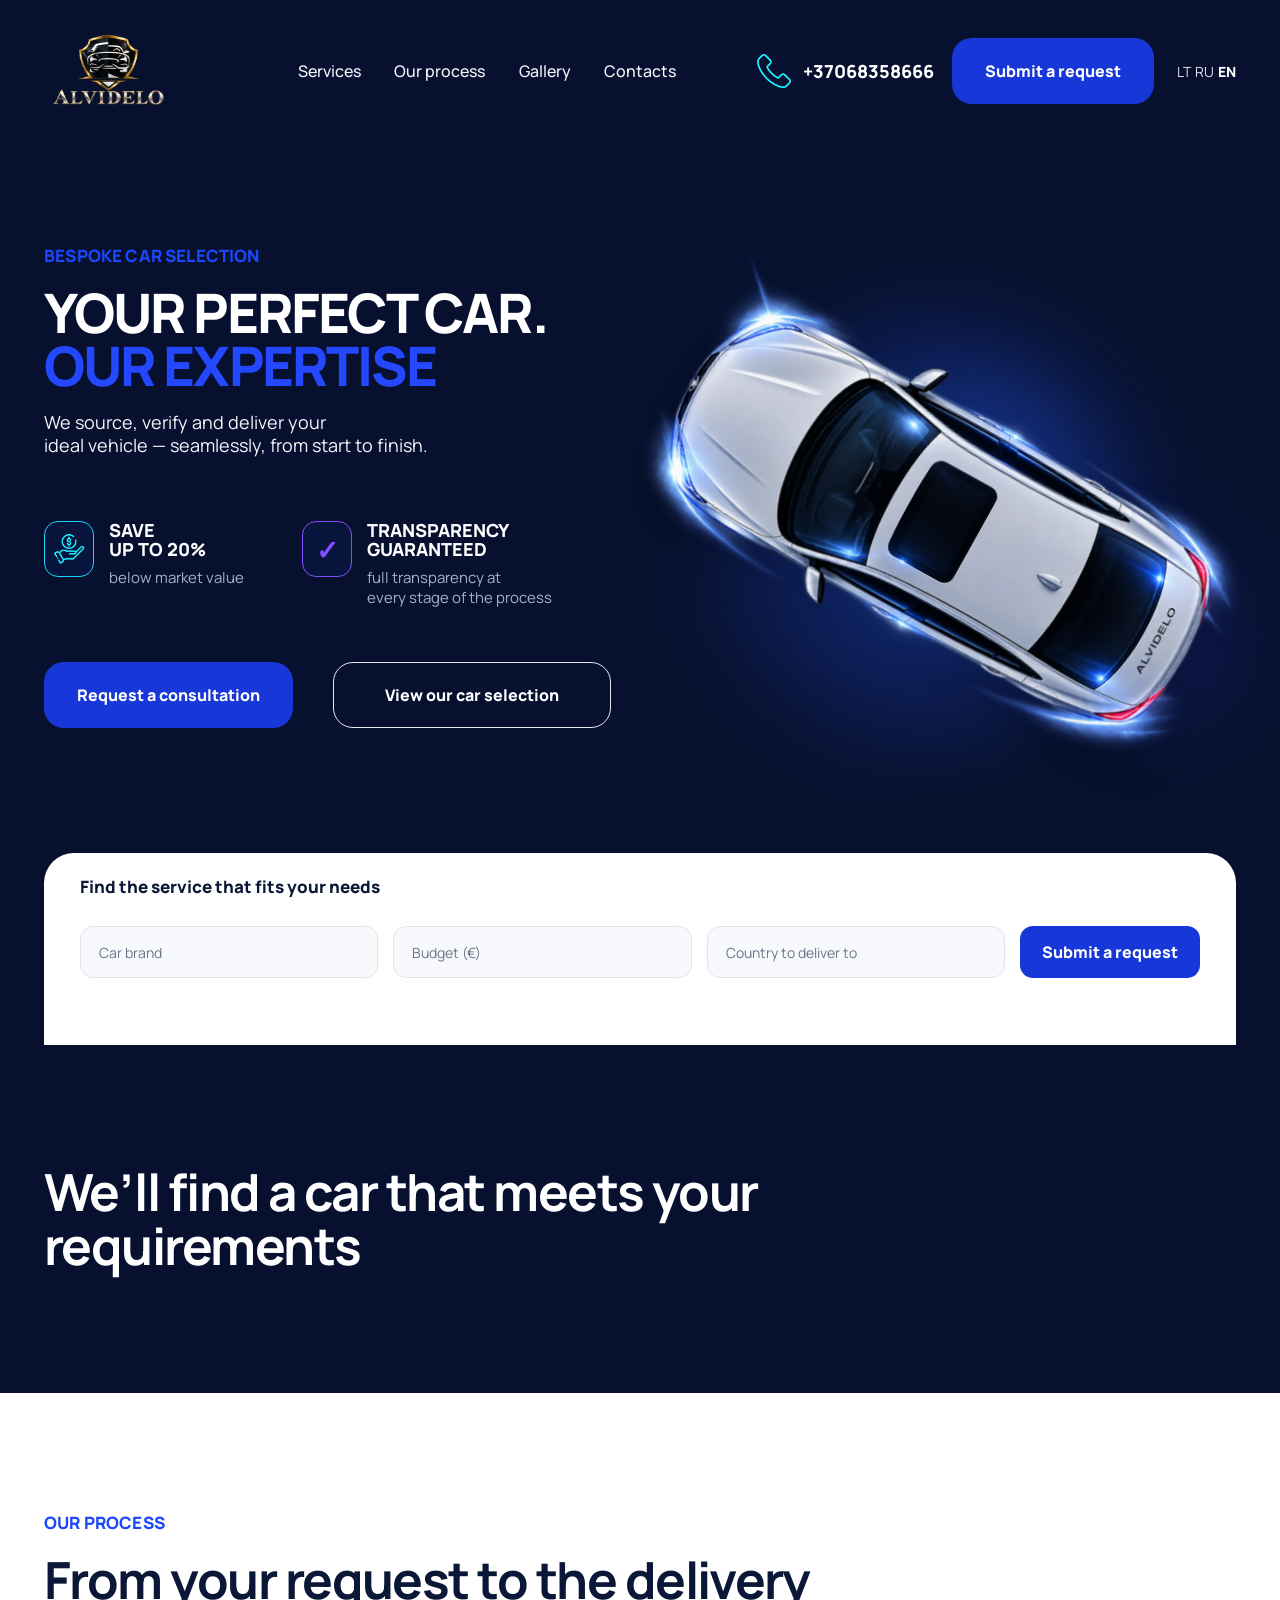
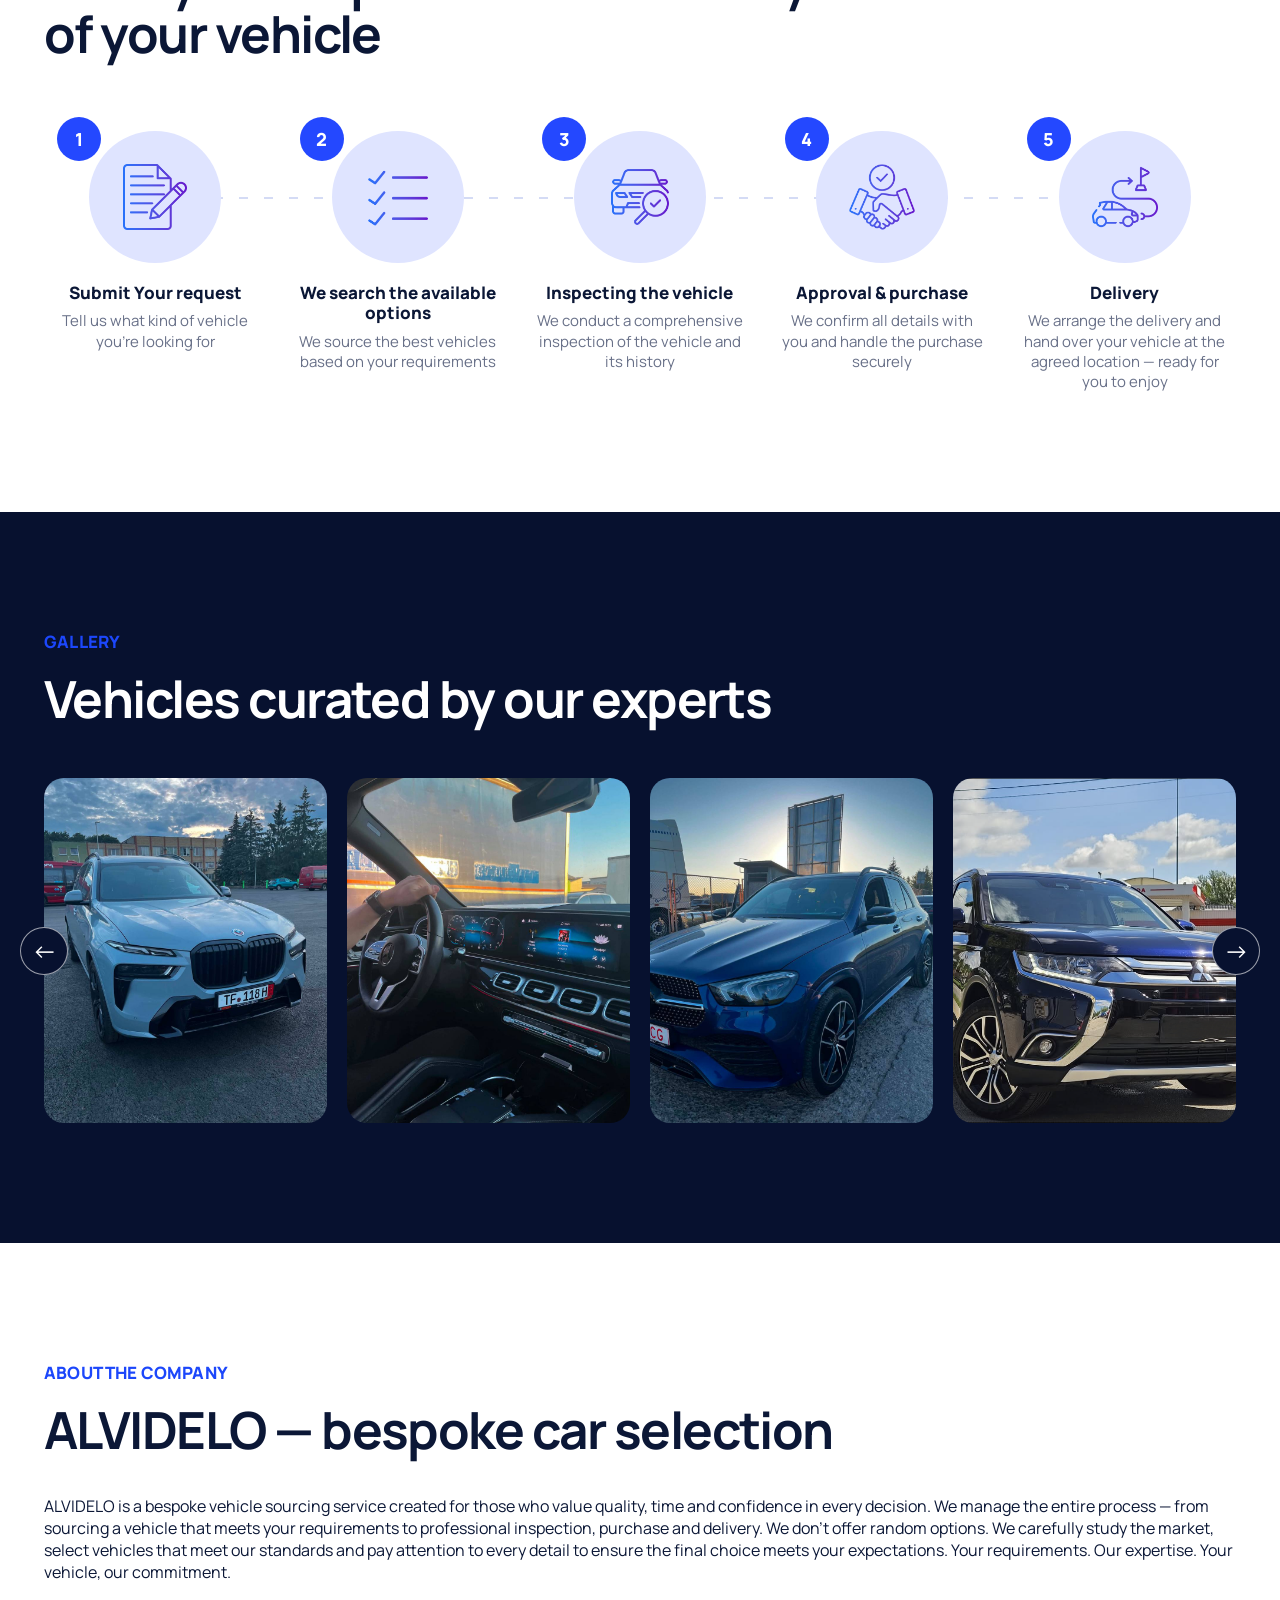
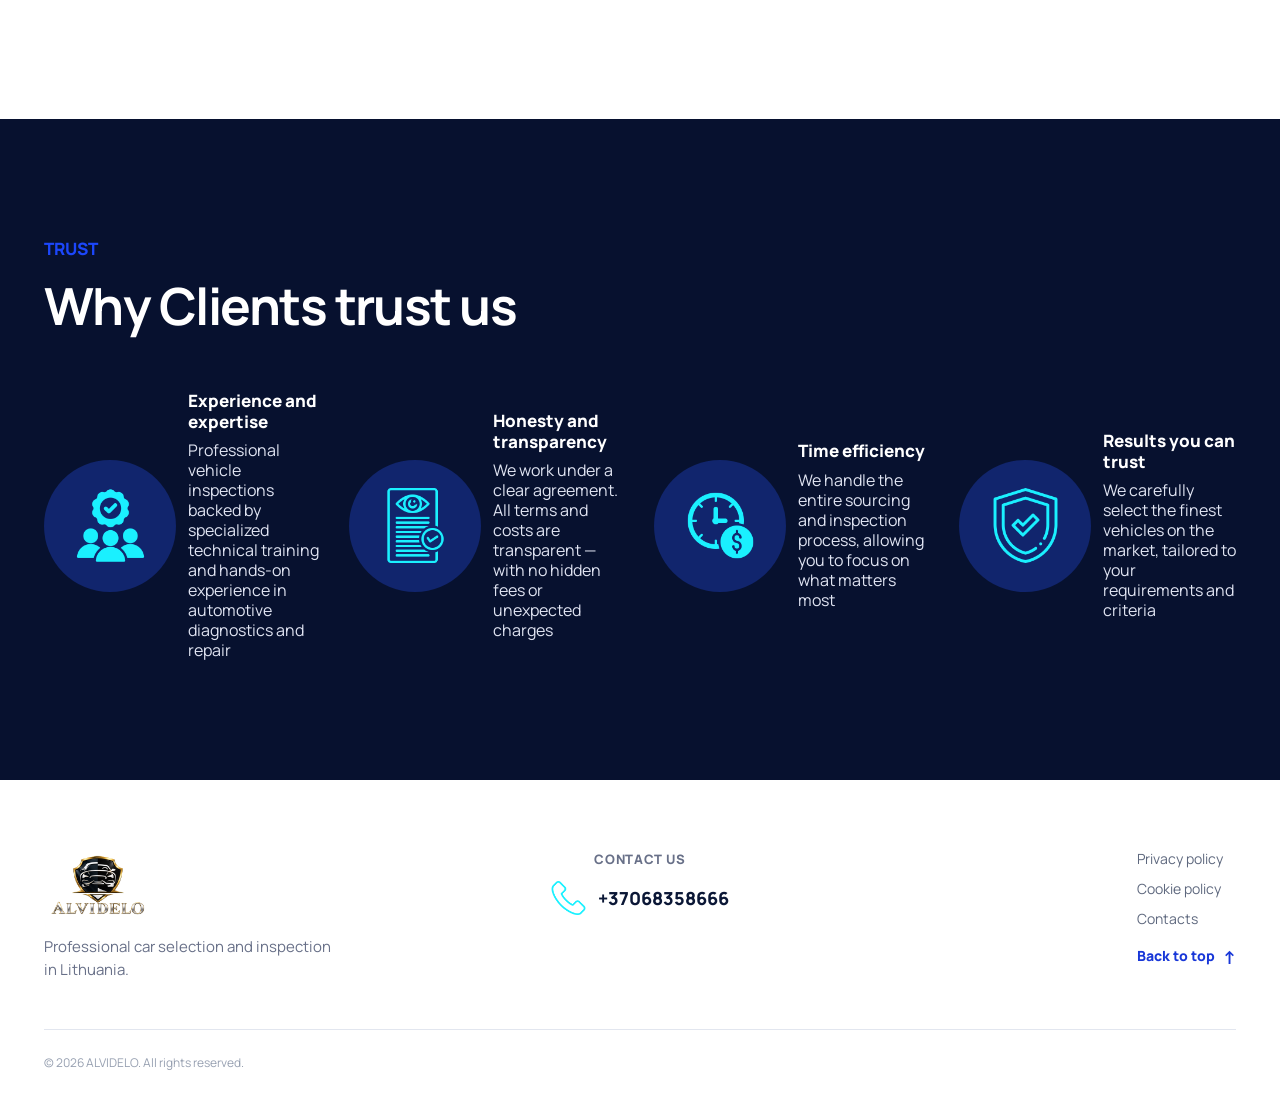
<file: index.html>
<!doctype html>
<html lang="en">

<head>
    <meta charset="UTF-8" />
    <meta name="viewport" content="width=device-width, initial-scale=1.0" />

    <meta name="verify-paysera" content="116ab84c300ea37770ee880301375d47">

    <title>ALVIDELO - bespoke car selection</title>

    <link rel="icon" type="image/x-icon" href="images/car maket.png" />

    <link rel="preconnect" href="https://fonts.googleapis.com" />
    <link rel="preconnect" href="https://fonts.gstatic.com" crossorigin />
    <link href="https://fonts.googleapis.com/css2?family=Manrope:wght@400;500;600;700;800&display=swap"
        rel="stylesheet" />
    <link rel="stylesheet" href="style.css" />

    <link rel="alternate" hreflang="lt" href="lt/index.html" />
    <link rel="alternate" hreflang="ru" href="ru/index.html" />
</head>

<body>
    <header class="header" id="top">
        <div class="container header__inner">
            <a class="logo" href="#" aria-label="ALVIDELO">
                <img src="images/ALVIDELO logo.png" alt="ALVIDELO logo" />
            </a>

            <nav class="nav" aria-label="Основная навигация">
                <a href="#services">Services</a>
                <a href="#steps">Our process</a>
                <a href="#reviews">Gallery</a>
                <a href="contacts.html">Contacts</a>
                <div class="nav__languages" aria-label="Language selector">
                    <a href="lt/index.html">LT</a>
                    <a href="ru/index.html">RU</a>
                    <a class="nav__language--active" href="index.html" aria-current="page">EN</a>
                </div>
            </nav>

            <div class="header__right">
                <a class="phone" href="tel:+37068358666">
                    <img class="phone__icon" src="images/icons/telephone.png" />
                    <span>+37068358666</span>
                </a>
                <a class="btn btn--primary header__button" href="#form">Submit a request</a>
                <div class="langs">
                    <a href="lt/index.html"><span>LT</span></a>
                    <a href="ru/index.html"><span>RU</span></a>
                    <a href="index.html"><strong>EN</strong></a>
                </div>
            </div>

            <button class="burger" type="button" aria-label="Open menu" aria-expanded="false">
                <span></span><span></span><span></span>
            </button>
        </div>
    </header>

    <main>
        <section class="hero">
            <div class="container hero__inner">
                <div class="hero__content">
                    <p class="eyebrow">BESPOKE CAR SELECTION</p>

                    <h1>
                        YOUR PERFECT CAR. <span>OUR EXPERTISE</span>
                    </h1>

                    <p class="hero__description">
                        We source, verify and deliver your <br class="desktop-only" />
                        ideal vehicle — seamlessly, from start to finish.
                    </p>

                    <div class="advantages">
                        <div class="advantage">
                            <div class="advantage__icon advantage__icon--cyan">
                                <img class="advantage__image" src="images/icons/save-money.png" alt=""
                                    aria-hidden="true" />
                            </div>
                            <div>
                                <h3>SAVE<br />UP TO 20%</h3>
                                <p>below market value</p>
                            </div>
                        </div>

                        <div class="advantage">
                            <div class="advantage__icon advantage__icon--purple">
                                <span>✓</span>
                            </div>
                            <div>
                                <h3>TRANSPARENCY<br />GUARANTEED</h3>
                                <p>full transparency at<br />every stage of the process</p>
                            </div>
                        </div>
                    </div>

                    <div class="hero__actions">
                        <a class="btn btn--primary" href="#form">Request a consultation</a>
                        <a class="btn btn--outline" href="#reviews">View our car selection</a>
                    </div>
                </div>

                <div class="hero__visual">
                    <div class="glow glow--one"></div>
                    <div class="glow glow--two"></div>
                    <div class="car-card">
                        <img src="images/car%20maket.png" alt="Автомобиль ALVIDELO, вид сверху" />
                    </div>
                </div>
            </div>

            <div class="container">
                <div class="service-card" id="form">
                    <h2>Find the service that fits your needs</h2>
                    <form class="service-card__body request-form"
                        data-success="Your request is ready. We will contact you shortly.">
                        <input class="form-field" type="text" name="car-brand" placeholder="Car brand" maxlength="50"
                            required autocomplete="off" />
                        <input class="form-field form-field--budget" type="text" name="budget" placeholder="Budget (€)"
                            inputmode="numeric" pattern="[0-9]{1,10}" maxlength="10" required autocomplete="off" />
                        <input class="form-field" type="text" name="country" placeholder="Country to deliver to"
                            maxlength="50" required autocomplete="country-name" />
                        <button class="btn btn--primary service-card__button" type="submit">
                            Submit a request
                        </button>
                        <p class="form-status" role="status" aria-live="polite"></p>
                    </form>
                </div>
            </div>
        </section>

        <section class="placeholder-section" id="services">
            <div class="container">
                <!-- <p class="eyebrow">УСЛУГИ</p> -->
                <h2>We’ll find a car that meets your requirements</h2>
            </div>
        </section>

        <section class="placeholder-section placeholder-section--light" id="steps">
            <div class="container">
                <p class="eyebrow">OUR PROCESS</p>
                <h2>From your request to the delivery of your vehicle</h2>

                <div class="work-steps">
                    <article class="work-step">
                        <span class="work-step__number">1</span>
                        <div class="work-step__icon">
                            <img src="images/icons/contact-form.png" alt="">
                        </div>
                        <div class="work-step__content">
                            <h3>Submit Your request</h3>
                            <p>Tell us what kind of vehicle you’re looking for</p>
                        </div>
                    </article>

                    <article class="work-step">
                        <span class="work-step__number">2</span>
                        <div class="work-step__icon">
                            <img src="images/icons/check copy.png" alt="">
                        </div>
                        <div class="work-step__content">
                            <h3>We search the available options</h3>
                            <p>We source the best vehicles based on your requirements</p>
                        </div>
                    </article>

                    <article class="work-step">
                        <span class="work-step__number">3</span>
                        <div class="work-step__icon">
                            <img src="images/icons/search.png" alt="">
                        </div>
                        <div class="work-step__content">
                            <h3>Inspecting the vehicle</h3>
                            <p>We conduct a comprehensive inspection of the vehicle and its history</p>
                        </div>
                    </article>

                    <article class="work-step">
                        <span class="work-step__number">4</span>
                        <div class="work-step__icon">
                            <img src="images/icons/agreement.png" alt="">
                        </div>
                        <div class="work-step__content">
                            <h3>Approval & purchase</h3>
                            <p>We confirm all details with you and handle the purchase securely</p>
                        </div>
                    </article>

                    <article class="work-step">
                        <span class="work-step__number">5</span>
                        <div class="work-step__icon">
                            <img src="images/icons/driving-car.png" alt="">
                        </div>
                        <div class="work-step__content">
                            <h3>Delivery</h3>
                            <p>We arrange the delivery and hand over your vehicle at the agreed location — ready for you
                                to enjoy</p>
                        </div>
                    </article>
                </div>
            </div>
        </section>

        <section class="placeholder-section" id="reviews">
            <div class="container">
                <p class="eyebrow">GALLERY</p>
                <h2>Vehicles curated by our experts</h2>

                <div class="reviews-carousel">
                    <button class="carousel-button carousel-button--prev" type="button"
                        aria-label="Предыдущий автомобиль">
                        ←
                    </button>

                    <div class="reviews-carousel__track">
                        <article class="review-car">
                            <img src="images/bmw.jpg" alt="Пример автомобиля" />
                        </article>

                        <article class="review-car">
                            <img src="images/merc inside.jpg" alt="Пример автомобиля" />
                        </article>

                        <article class="review-car">
                            <img src="images/merc.jpg" alt="Пример автомобиля" />
                        </article>

                        <article class="review-car">
                            <img src="images/mits.png" alt="Пример автомобиля" />
                        </article>

                        <article class="review-car">
                            <img src="images/range.png" alt="Пример автомобиля" />
                        </article>

                        <article class="review-car">
                            <img src="images/audi.JPG" alt="Пример автомобиля" />
                        </article>

                        <article class="review-car">
                            <img src="images/volvo.JPG" alt="Пример автомобиля" />
                        </article>

                        <article class="review-car">
                            <img src="images/volk.JPG" alt="Пример автомобиля" />
                        </article>
                    </div>

                    <button class="carousel-button carousel-button--next" type="button"
                        aria-label="Следующий автомобиль">
                        →
                    </button>
                </div>
            </div>
        </section>

        <section class="placeholder-section placeholder-section--light" id="about">
            <div class="container">
                <p class="eyebrow">ABOUT THE COMPANY</p>
                <h2>ALVIDELO — bespoke car selection</h2>
                <p><br>ALVIDELO is a bespoke vehicle sourcing service created for those who value quality, time and
                    confidence in every
                    decision.
                    We manage the entire process — from sourcing a vehicle that meets your requirements to professional
                    inspection,
                    purchase and delivery.
                    We don’t offer random options. We carefully study the market, select vehicles that meet our
                    standards and pay
                    attention to every detail to ensure the final choice meets your expectations.
                    Your requirements. Our expertise. Your vehicle, our commitment.
                </p>
            </div>
        </section>

        <section class="placeholder-section" id="trust">
            <div class="container">
                <p class="eyebrow">TRUST</p>
                <h2>Why Clients trust us</h2>

                <div class="trust-list">
                    <article class="trust-item">
                        <div class="trust-item__icon">
                            <img src="images/icons/customer-success.png" alt="">
                        </div>
                        <div>
                            <h3>Experience and expertise</h3>
                            <p>Professional vehicle inspections backed by specialized technical training and hands-on
                                experience in automotive
                                diagnostics and repair</p>
                        </div>
                    </article>

                    <article class="trust-item">
                        <div class="trust-item__icon">
                            <img src="images/icons/check.png" alt="">
                        </div>
                        <div>
                            <h3>Honesty and transparency</h3>
                            <p>We work under a clear agreement. All terms and costs are transparent — with no hidden
                                fees or unexpected
                                charges</p>
                        </div>
                    </article>

                    <article class="trust-item">
                        <div class="trust-item__icon">
                            <img src="images/icons/time-is-money.png" alt="">
                        </div>
                        <div>
                            <h3>Time efficiency</h3>
                            <p>We handle the entire sourcing and inspection process, allowing you to focus on what
                                matters most</p>
                        </div>
                    </article>

                    <article class="trust-item">
                        <div class="trust-item__icon">
                            <img src="images/icons/shield.png" alt="">
                        </div>
                        <div>
                            <h3>Results you can trust</h3>
                            <p>We carefully select the finest vehicles on the market, tailored to your requirements and
                                criteria</p>
                        </div>
                    </article>
                </div>
            </div>
        </section>
    </main>

    <dialog class="modal" id="request-modal" aria-labelledby="modal-title">
        <div class="modal__inner">
            <form method="dialog">
                <button class="modal__close" aria-label="Close">×</button>
            </form>

            <h2 class="modal__title" id="modal-title">Tell us more about you</h2>
            <p class="modal__subtitle">Please add a few more details.</p>

            <form class="modal__form modal-form"
              data-sending="Sending…"
              data-success="Thank you! We will contact you shortly."
              data-error="Something went wrong. Please try again or call us.">

              <input type="hidden" name="access_key" value="bbf1415c-7fd0-40e6-ac77-4c024abf80ea">
              <input type="hidden" name="subject" value="New car request — ALVIDELO">
              <input type="hidden" name="from_name" value="ALVIDELO website">
              <input type="hidden" name="language" value="en">
              <input type="checkbox" name="botcheck" hidden tabindex="-1" autocomplete="off">
                <div class="modal__grid">
                    <label class="modal__field">
                        <span class="modal__label">Car brand</span>
                        <input class="form-field" type="text" name="car-brand" maxlength="50" required
                            autocomplete="off" />
                    </label>

                    <label class="modal__field">
                        <span class="modal__label">Budget (€)</span>
                        <input class="form-field form-field--budget" type="text" name="budget" inputmode="numeric"
                            pattern="[0-9]{1,10}" maxlength="10" required autocomplete="off" />
                    </label>

                    <label class="modal__field">
                        <span class="modal__label">Country to deliver to</span>
                        <input class="form-field" type="text" name="country" maxlength="50" required
                            autocomplete="country-name" />
                    </label>

                    <label class="modal__field">
                        <span class="modal__label">Your name</span>
                        <input class="form-field" type="text" name="name" maxlength="60" required autocomplete="name" />
                    </label>

                    <label class="modal__field">
                        <span class="modal__label">Phone</span>
                        <input class="form-field" type="tel" name="phone" inputmode="tel" pattern="[0-9 +\-]{6,20}"
                            maxlength="20" required autocomplete="tel" />
                    </label>

                    <label class="modal__field">
                        <span class="modal__label">Email</span>
                        <input class="form-field" type="email" name="email" maxlength="100" required
                            autocomplete="email" />
                    </label>
                </div>

                <button class="btn btn--primary modal__submit" type="submit">Send request</button>
                <p class="form-status modal__status" role="status" aria-live="polite"></p>
            </form>
        </div>
    </dialog>

    <footer class="footer">
        <div class="container">
            <div class="footer__top">
                <div class="footer__brand">
                    <a class="footer__logo" href="#top" aria-label="ALVIDELO — back to top">
                        <img src="images/ALVIDELO logo.png" alt="ALVIDELO logo" />
                    </a>
                    <p>Professional car selection and inspection in Lithuania.</p>
                </div>

                <div class="footer__contacts">
                    <p class="footer__label">Contact us</p>
                    <a class="phone footer__phone" href="tel:+37068358666">
                        <img class="phone__icon" src="images/icons/telephone.png" alt="" />
                        <span>+37068358666</span>
                    </a>
                </div>

                <nav class="footer__links" aria-label="Legal information">
                    <a href="documents/Privatumo politika alvidelo.docx" download>Privacy policy</a>
                    <a href="documents/Slapuku politika alvidelo.docx" download>Cookie policy</a>
                    <a href="contacts.html">Contacts</a>
                    <a class="footer__to-top" href="#top">Back to top <span aria-hidden="true">↑</span></a>
                </nav>
            </div>

            <div class="footer__bottom">
                <small>© 2026 ALVIDELO. All rights reserved.</small>
            </div>
        </div>
    </footer>

    <script>
        const burger = document.querySelector(".burger");
        const nav = document.querySelector(".nav");

        burger?.addEventListener("click", () => {
            nav.classList.toggle("nav--open");
            burger.classList.toggle("burger--open");
            burger.setAttribute("aria-expanded", nav.classList.contains("nav--open"));
        });


        const carousel = document.querySelector('.reviews-carousel__track');
        const prevButton = document.querySelector('.carousel-button--prev');
        const nextButton = document.querySelector('.carousel-button--next');

        nextButton?.addEventListener('click', () => {
            carousel.scrollBy({ left: carousel.clientWidth * 0.8, behavior: 'smooth' });
        });

        prevButton?.addEventListener('click', () => {
            carousel.scrollBy({ left: -carousel.clientWidth * 0.8, behavior: 'smooth' });
        });

        document.querySelectorAll('.form-field--budget').forEach((field) => {
            field.addEventListener('input', () => {
                field.value = field.value.replace(/\D/g, '').slice(0, 10);
            });
        });
    </script>

    <script src="form.js"></script>
    <script src="animations.js"></script>
</body>

</html>
</file>
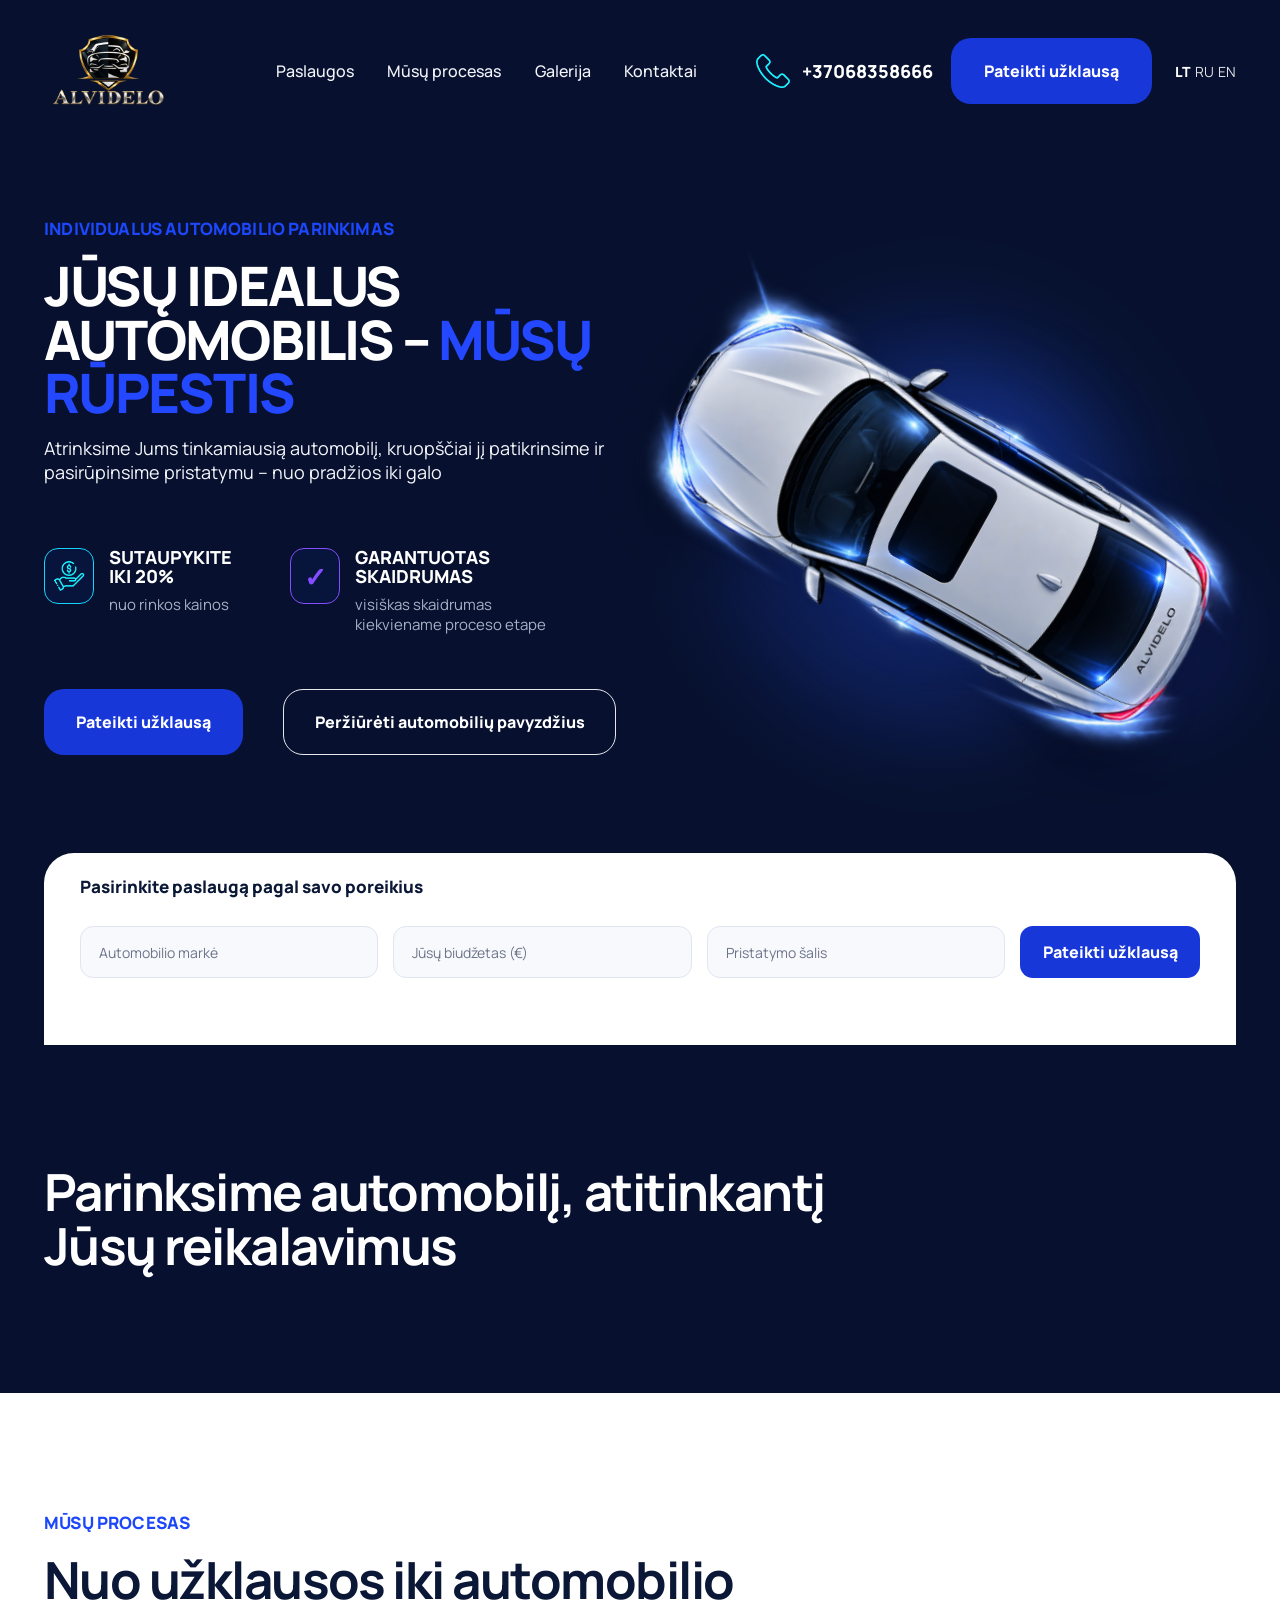
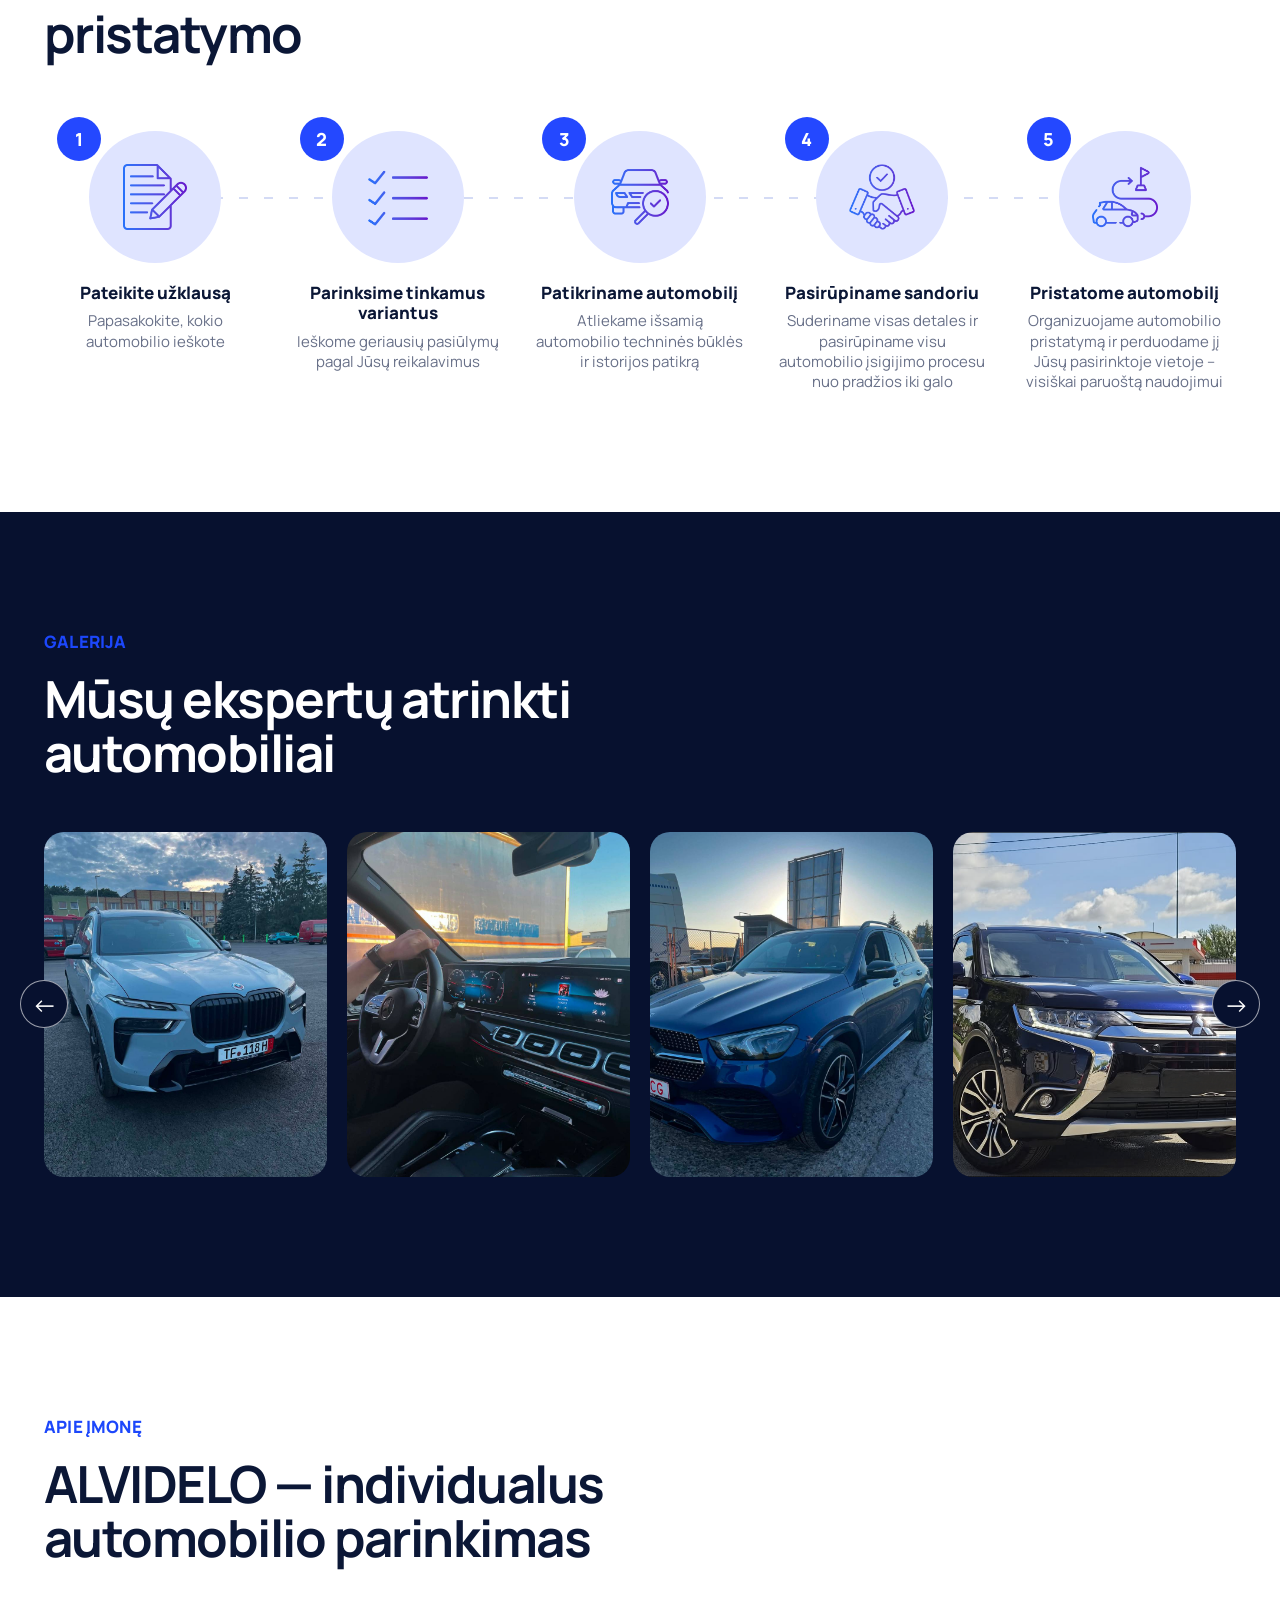
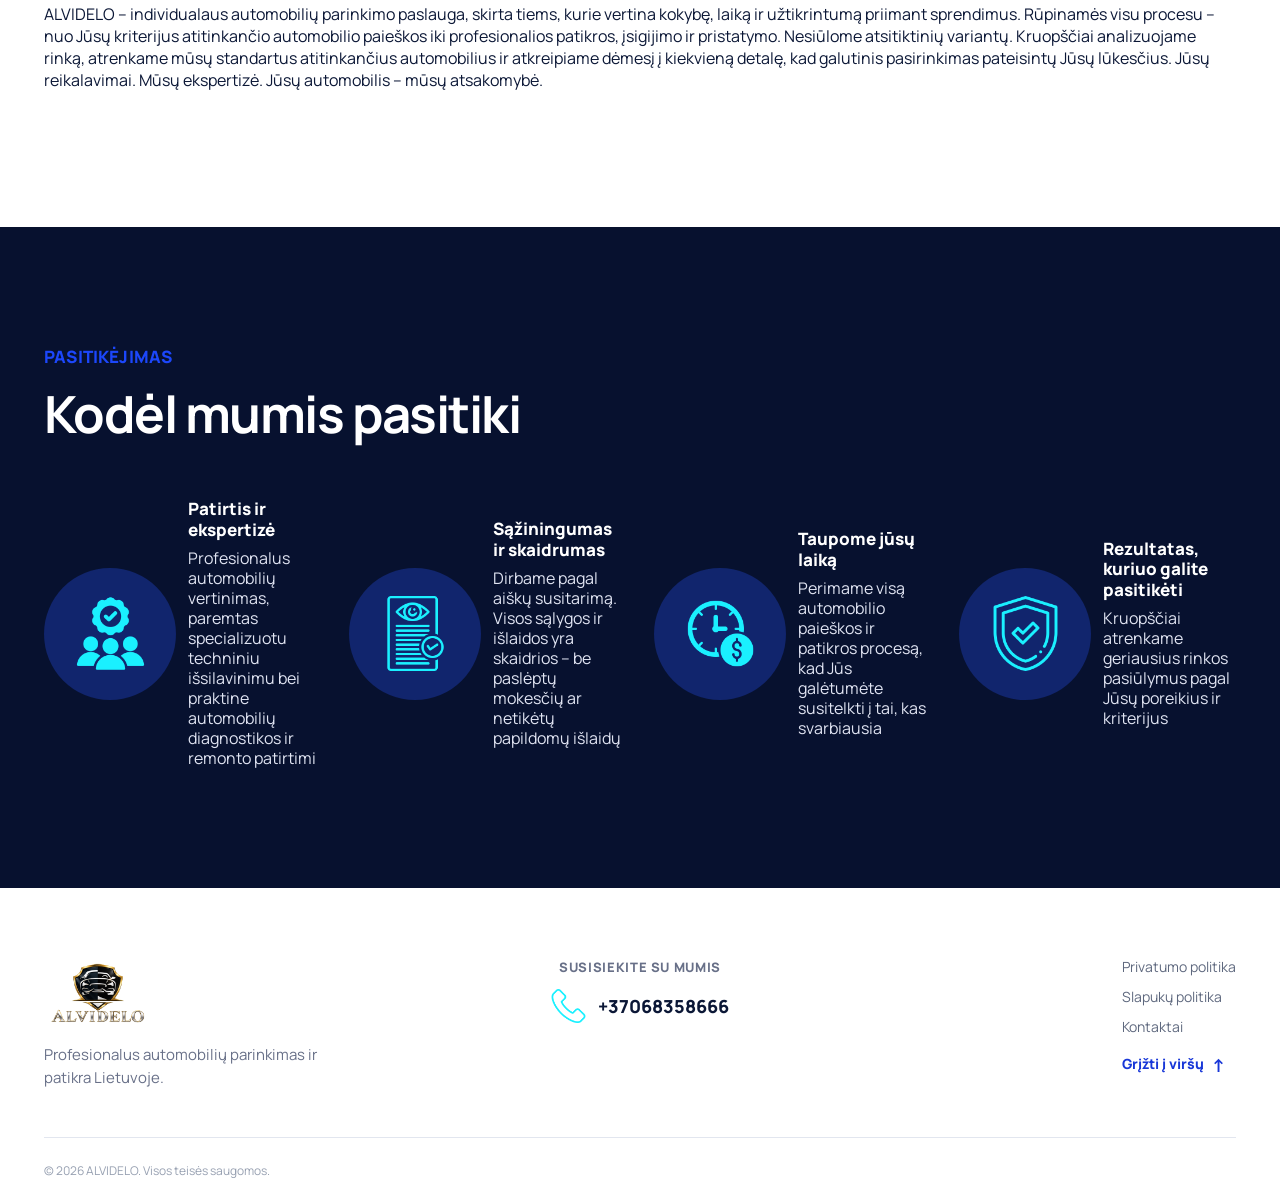
<file: lt/index.html>
<!doctype html>
<html lang="lt">

<head>
  <meta charset="UTF-8" />
  <meta name="viewport" content="width=device-width, initial-scale=1.0" />

  <meta name="verify-paysera" content="116ab84c300ea37770ee880301375d47">

  <title>ALVIDELO - individualus automobilio parinkimas</title>

  <link rel="icon" type="image/x-icon" href="../images/car maket.png" />

  <link rel="preconnect" href="https://fonts.googleapis.com" />
  <link rel="preconnect" href="https://fonts.gstatic.com" crossorigin />
  <link href="https://fonts.googleapis.com/css2?family=Manrope:wght@400;500;600;700;800&display=swap"
    rel="stylesheet" />
  <link rel="stylesheet" href="../style.css" />

  <link rel="alternate" hreflang="ru" href="../ru/index.html" />
  <link rel="alternate" hreflang="en" href="../index.html" />
</head>

<body>
  <header class="header" id="top">
    <div class="container header__inner">
      <a class="logo" href="#" aria-label="ALVIDELO">
        <img src="../images/ALVIDELO logo.png" alt="ALVIDELO logo" />
      </a>

      <nav class="nav" aria-label="Основная навигация">
        <a href="#services">Paslaugos</a>
        <a href="#steps">Mūsų procesas</a>
        <a href="#reviews">Galerija</a>
        <a href="contacts.html">Kontaktai</a>
        <div class="nav__languages" aria-label="Kalbos pasirinkimas">
          <a class="nav__language--active" href="index.html" aria-current="page">LT</a>
          <a href="../ru/index.html">RU</a>
          <a href="../index.html">EN</a>
        </div>
      </nav>

      <div class="header__right">
        <a class="phone" href="tel:+37068358666">
          <img class="phone__icon" src="../images/icons/telephone.png" />
          <span>+37068358666</span>
        </a>
        <a class="btn btn--primary header__button" href="#form">Pateikti užklausą</a>
        <div class="langs">
          <a href="index.html"><strong>LT</strong></a>
          <a href="../ru/index.html"><span>RU</span></a>
          <a href="../index.html"><span>EN</span></a>
        </div>
      </div>

      <button class="burger" type="button" aria-label="Atidaryti meniu" aria-expanded="false">
        <span></span><span></span><span></span>
      </button>
    </div>
  </header>

  <main>
    <section class="hero">
      <div class="container hero__inner">
        <div class="hero__content">
          <p class="eyebrow">INDIVIDUALUS AUTOMOBILIO PARINKIMAS</p>

          <h1>
            JŪSŲ IDEALUS<br />
            AUTOMOBILIS – <span>MŪSŲ RŪPESTIS</span>
          </h1>

          <p class="hero__description">
            Atrinksime Jums tinkamiausią automobilį, kruopščiai jį patikrinsime ir <br class="desktop-only" />
            pasirūpinsime pristatymu – nuo pradžios iki galo
          </p>

          <div class="advantages">
            <div class="advantage">
              <div class="advantage__icon advantage__icon--cyan">
                <img class="advantage__image" src="../images/icons/save-money.png" alt="" aria-hidden="true" />
              </div>
              <div>
                <h3>SUTAUPYKITE<br />IKI 20%</h3>
                <p>nuo rinkos kainos</p>
              </div>
            </div>

            <div class="advantage">
              <div class="advantage__icon advantage__icon--purple">
                <span>✓</span>
              </div>
              <div>
                <h3>GARANTUOTAS<br />SKAIDRUMAS</h3>
                <p>visiškas skaidrumas<br />kiekviename proceso etape</p>
              </div>
            </div>
          </div>

          <div class="hero__actions">
            <a class="btn btn--primary" href="#form">Pateikti užklausą</a>
            <a class="btn btn--outline" href="#reviews">Peržiūrėti automobilių pavyzdžius</a>
          </div>
        </div>

        <div class="hero__visual">
          <div class="glow glow--one"></div>
          <div class="glow glow--two"></div>
          <div class="car-card">
            <img src="../images/car%20maket.png" alt="Автомобиль ALVIDELO, вид сверху" />
          </div>
        </div>
      </div>

      <div class="container">
        <div class="service-card" id="form">
          <h2>Pasirinkite paslaugą pagal savo poreikius</h2>
          <form class="service-card__body request-form"
            data-success="Užklausa paruošta. Netrukus su jumis susisieksime.">
            <input class="form-field" type="text" name="car-brand" placeholder="Automobilio markė" maxlength="50"
              required autocomplete="off" />
            <input class="form-field form-field--budget" type="text" name="budget" placeholder="Jūsų biudžetas (€)"
              inputmode="numeric" pattern="[0-9]{1,10}" maxlength="10" required autocomplete="off" />
            <input class="form-field" type="text" name="country" placeholder="Pristatymo šalis" maxlength="50" required
              autocomplete="country-name" />
            <button class="btn btn--primary service-card__button" type="submit">
              Pateikti užklausą
            </button>
            <p class="form-status" role="status" aria-live="polite"></p>
          </form>
        </div>
      </div>
    </section>

    <section class="placeholder-section" id="services">
      <div class="container">
        <!-- <p class="eyebrow">УСЛУГИ</p> -->
        <h2>Parinksime automobilį, atitinkantį Jūsų reikalavimus</h2>
      </div>
    </section>

    <section class="placeholder-section placeholder-section--light" id="steps">
      <div class="container">
        <p class="eyebrow">MŪSŲ PROCESAS</p>
        <h2>Nuo užklausos iki automobilio pristatymo</h2>

        <div class="work-steps">
          <article class="work-step">
            <span class="work-step__number">1</span>
            <div class="work-step__icon">
              <img src="../images/icons/contact-form.png" alt="">
            </div>
            <div class="work-step__content">
              <h3>Pateikite užklausą</h3>
              <p>Papasakokite, kokio automobilio ieškote</p>
            </div>
          </article>

          <article class="work-step">
            <span class="work-step__number">2</span>
            <div class="work-step__icon">
              <img src="../images/icons/check copy.png" alt="">
            </div>
            <div class="work-step__content">
              <h3>Parinksime tinkamus variantus</h3>
              <p>Ieškome geriausių pasiūlymų pagal Jūsų reikalavimus</p>
            </div>
          </article>

          <article class="work-step">
            <span class="work-step__number">3</span>
            <div class="work-step__icon">
              <img src="../images/icons/search.png" alt="">
            </div>
            <div class="work-step__content">
              <h3>Patikriname automobilį</h3>
              <p>Atliekame išsamią automobilio techninės būklės ir istorijos patikrą</p>
            </div>
          </article>

          <article class="work-step">
            <span class="work-step__number">4</span>
            <div class="work-step__icon">
              <img src="../images/icons/agreement.png" alt="">
            </div>
            <div class="work-step__content">
              <h3>Pasirūpiname sandoriu</h3>
              <p>Suderiname visas detales ir pasirūpiname visu automobilio įsigijimo procesu nuo
                pradžios iki galo</p>
            </div>
          </article>

          <article class="work-step">
            <span class="work-step__number">5</span>
            <div class="work-step__icon">
              <img src="../images/icons/driving-car.png" alt="">
            </div>
            <div class="work-step__content">
              <h3>Pristatome automobilį</h3>
              <p>Organizuojame automobilio pristatymą ir perduodame jį Jūsų pasirinktoje vietoje –
                visiškai paruoštą naudojimui</p>
            </div>
          </article>
        </div>
      </div>
    </section>

    <section class="placeholder-section" id="reviews">
      <div class="container">
        <p class="eyebrow">GALERIJA</p>
        <h2>Mūsų ekspertų atrinkti automobiliai</h2>

        <div class="reviews-carousel">
          <button class="carousel-button carousel-button--prev" type="button" aria-label="Предыдущий автомобиль">
            ←
          </button>

          <div class="reviews-carousel__track">
            <article class="review-car">
              <img src="../images/bmw.jpg" alt="Пример автомобиля" />
            </article>

            <article class="review-car">
              <img src="../images/merc inside.jpg" alt="Пример автомобиля" />
            </article>

            <article class="review-car">
              <img src="../images/merc.jpg" alt="Пример автомобиля" />
            </article>

            <article class="review-car">
              <img src="../images/mits.png" alt="Пример автомобиля" />
            </article>

            <article class="review-car">
              <img src="../images/range.png" alt="Пример автомобиля" />
            </article>

            <article class="review-car">
              <img src="../images/audi.JPG" alt="Пример автомобиля" />
            </article>

            <article class="review-car">
              <img src="../images/volvo.JPG" alt="Пример автомобиля" />
            </article>

            <article class="review-car">
              <img src="../images/volk.JPG" alt="Пример автомобиля" />
            </article>
          </div>

          <button class="carousel-button carousel-button--next" type="button" aria-label="Следующий автомобиль">
            →
          </button>
        </div>
      </div>
    </section>

    <section class="placeholder-section placeholder-section--light" id="about">
      <div class="container">
        <p class="eyebrow">APIE ĮMONĘ</p>
        <h2>ALVIDELO — individualus automobilio parinkimas</h2>
        <p><br>ALVIDELO – individualaus automobilių parinkimo paslauga, skirta tiems, kurie vertina kokybę, laiką ir
          užtikrintumą
          priimant sprendimus.
          Rūpinamės visu procesu – nuo Jūsų kriterijus atitinkančio automobilio paieškos iki profesionalios patikros,
          įsigijimo
          ir pristatymo.
          Nesiūlome atsitiktinių variantų. Kruopščiai analizuojame rinką, atrenkame mūsų standartus atitinkančius
          automobilius ir atkreipiame dėmesį į kiekvieną detalę, kad galutinis pasirinkimas pateisintų Jūsų lūkesčius.
          Jūsų reikalavimai. Mūsų ekspertizė. Jūsų automobilis – mūsų atsakomybė.</p>
      </div>
    </section>

    <section class="placeholder-section" id="trust">
      <div class="container">
        <p class="eyebrow">PASITIKĖJIMAS</p>
        <h2>Kodėl mumis pasitiki</h2>

        <div class="trust-list">
          <article class="trust-item">
            <div class="trust-item__icon">
              <img src="../images/icons/customer-success.png" alt="">
            </div>
            <div>
              <h3>Patirtis ir ekspertizė</h3>
              <p>Profesionalus automobilių vertinimas, paremtas specializuotu techniniu išsilavinimu bei praktine
                automobilių
                diagnostikos ir remonto patirtimi</p>
            </div>
          </article>

          <article class="trust-item">
            <div class="trust-item__icon">
              <img src="../images/icons/check.png" alt="">
            </div>
            <div>
              <h3>Sąžiningumas ir skaidrumas</h3>
              <p>Dirbame pagal aiškų susitarimą. Visos sąlygos ir išlaidos yra skaidrios – be paslėptų mokesčių ar
                netikėtų
                papildomų išlaidų</p>
            </div>
          </article>

          <article class="trust-item">
            <div class="trust-item__icon">
              <img src="../images/icons/time-is-money.png" alt="">
            </div>
            <div>
              <h3>Taupome jūsų laiką</h3>
              <p>Perimame visą automobilio paieškos ir patikros procesą, kad Jūs galėtumėte susitelkti į tai, kas
                svarbiausia</p>
            </div>
          </article>

          <article class="trust-item">
            <div class="trust-item__icon">
              <img src="../images/icons/shield.png" alt="">
            </div>
            <div>
              <h3>Rezultatas, kuriuo galite pasitikėti</h3>
              <p>Kruopščiai atrenkame geriausius rinkos pasiūlymus pagal Jūsų poreikius ir kriterijus</p>
            </div>
          </article>
        </div>
      </div>
    </section>
  </main>

  <dialog class="modal" id="request-modal" aria-labelledby="modal-title">
    <div class="modal__inner">
      <form method="dialog">
        <button class="modal__close" aria-label="Close">×</button>
      </form>

      <h2 class="modal__title" id="modal-title">Papasakokite daugiau apie save</h2>
      <p class="modal__subtitle">Pridėkite daugiau informacijos.</p>

      <form class="modal__form modal-form"
        data-sending="Siunčiama…"
        data-success="Ačiū! Netrukus su jumis susisieksime."
        data-error="Įvyko klaida. Bandykite dar kartą arba paskambinkite mums.">

        <input type="hidden" name="access_key" value="bbf1415c-7fd0-40e6-ac77-4c024abf80ea">
        <input type="hidden" name="subject" value="New car request — ALVIDELO">
        <input type="hidden" name="from_name" value="ALVIDELO website">
        <input type="hidden" name="language" value="lt">
        <input type="checkbox" name="botcheck" hidden tabindex="-1" autocomplete="off">
        <div class="modal__grid">
          <label class="modal__field">
            <span class="modal__label">Automobilio markė</span>
            <input class="form-field" type="text" name="car-brand" maxlength="50" required autocomplete="off" />
          </label>

          <label class="modal__field">
            <span class="modal__label">Jūsų biudžetas (€)</span>
            <input class="form-field form-field--budget" type="text" name="budget" inputmode="numeric"
              pattern="[0-9]{1,10}" maxlength="10" required autocomplete="off" />
          </label>

          <label class="modal__field">
            <span class="modal__label">Pristatymo šalis</span>
            <input class="form-field" type="text" name="country" maxlength="50" required autocomplete="country-name" />
          </label>

          <label class="modal__field">
            <span class="modal__label">Jūsų vardas</span>
            <input class="form-field" type="text" name="name" maxlength="60" required autocomplete="name" />
          </label>

          <label class="modal__field">
            <span class="modal__label">Jūsų telefono numeris</span>
            <input class="form-field" type="tel" name="phone" inputmode="tel" pattern="[0-9 +\-]{6,20}" maxlength="20"
              required autocomplete="tel" />
          </label>

          <label class="modal__field">
            <span class="modal__label">Email</span>
            <input class="form-field" type="email" name="email" maxlength="100" required autocomplete="email" />
          </label>
        </div>

        <button class="btn btn--primary modal__submit" type="submit">Pateikti užklausą</button>
        <p class="form-status modal__status" role="status" aria-live="polite"></p>
      </form>
    </div>
  </dialog>

  <footer class="footer">
    <div class="container">
      <div class="footer__top">
        <div class="footer__brand">
          <a class="footer__logo" href="#top" aria-label="ALVIDELO — grįžti į puslapio viršų">
            <img src="../images/ALVIDELO logo.png" alt="ALVIDELO logotipas" />
          </a>
          <p>Profesionalus automobilių parinkimas ir patikra Lietuvoje.</p>
        </div>

        <div class="footer__contacts">
          <p class="footer__label">Susisiekite su mumis</p>
          <a class="phone footer__phone" href="tel:+37068358666">
            <img class="phone__icon" src="../images/icons/telephone.png" alt="" />
            <span>+37068358666</span>
          </a>
        </div>

        <nav class="footer__links" aria-label="Teisinė informacija">
          <a href="../documents/Privatumo politika alvidelo.docx" download>Privatumo politika</a>
          <a href="../documents/Slapuku politika alvidelo.docx" download>Slapukų politika</a>
          <a href="contacts.html">Kontaktai</a>
          <a class="footer__to-top" href="#top">Grįžti į viršų <span aria-hidden="true">↑</span></a>
        </nav>
      </div>

      <div class="footer__bottom">
        <small>© 2026 ALVIDELO. Visos teisės saugomos.</small>
      </div>
    </div>
  </footer>

  <script>
    const burger = document.querySelector(".burger");
    const nav = document.querySelector(".nav");

    burger?.addEventListener("click", () => {
      nav.classList.toggle("nav--open");
      burger.classList.toggle("burger--open");
      burger.setAttribute("aria-expanded", nav.classList.contains("nav--open"));
    });


    const carousel = document.querySelector('.reviews-carousel__track');
    const prevButton = document.querySelector('.carousel-button--prev');
    const nextButton = document.querySelector('.carousel-button--next');

    nextButton?.addEventListener('click', () => {
      carousel.scrollBy({ left: carousel.clientWidth * 0.8, behavior: 'smooth' });
    });

    prevButton?.addEventListener('click', () => {
      carousel.scrollBy({ left: -carousel.clientWidth * 0.8, behavior: 'smooth' });
    });

    document.querySelectorAll('.form-field--budget').forEach((field) => {
      field.addEventListener('input', () => {
        field.value = field.value.replace(/\D/g, '').slice(0, 10);
      });
    });
  </script>

  <script src="../form.js"></script>
  <script src="../animations.js"></script>
</body>

</html>
</file>
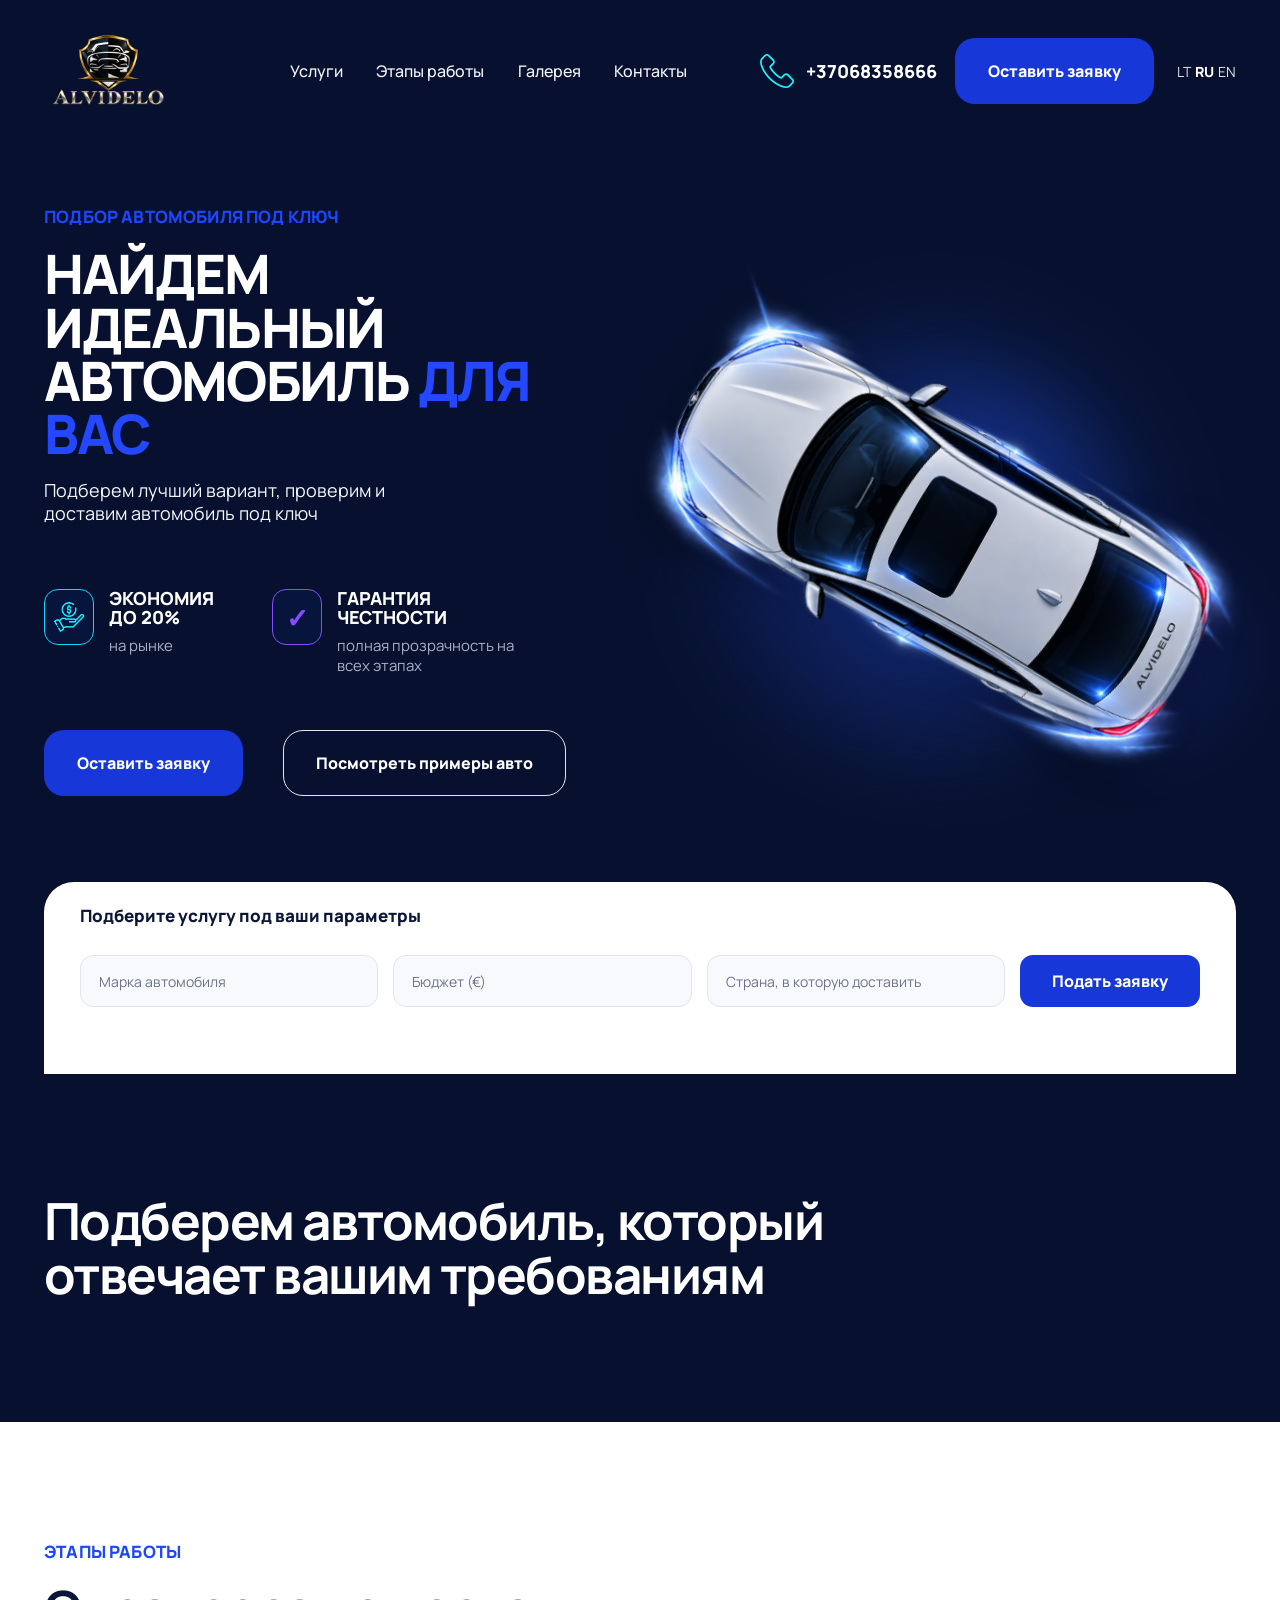
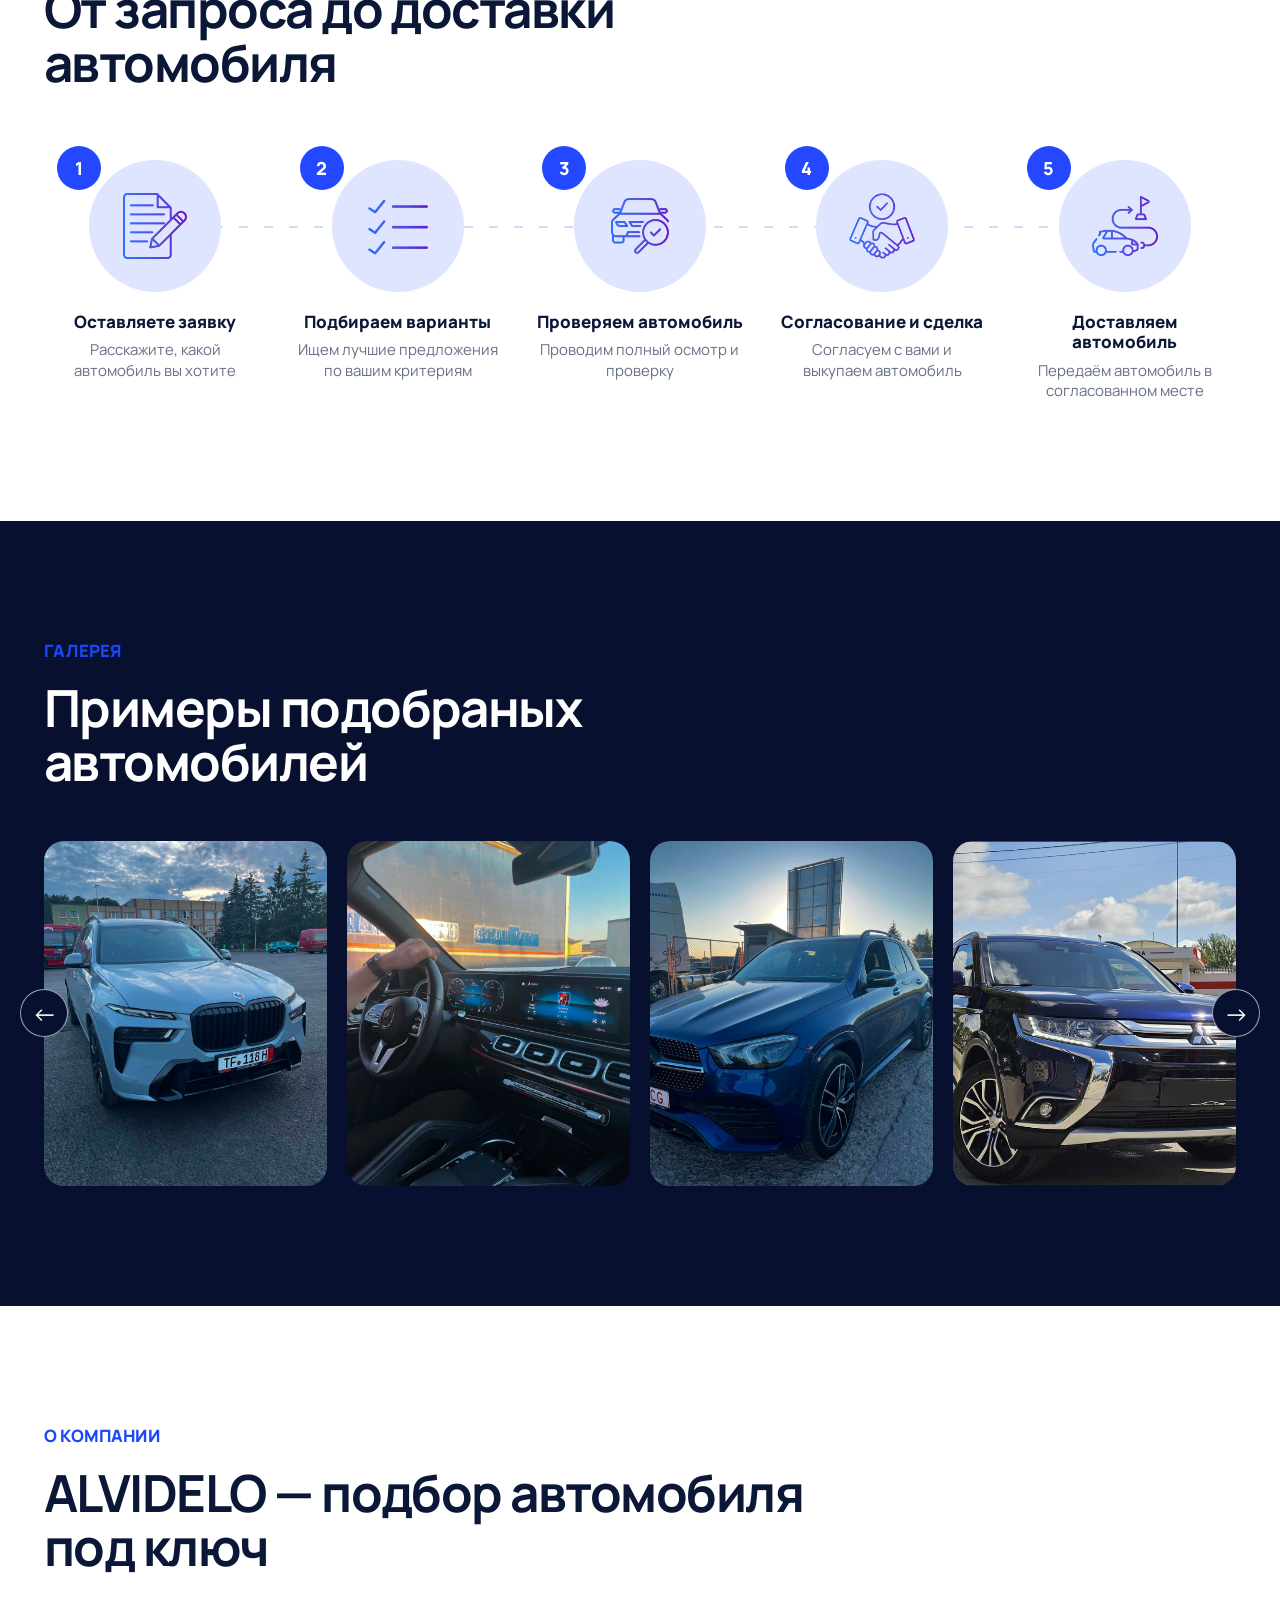
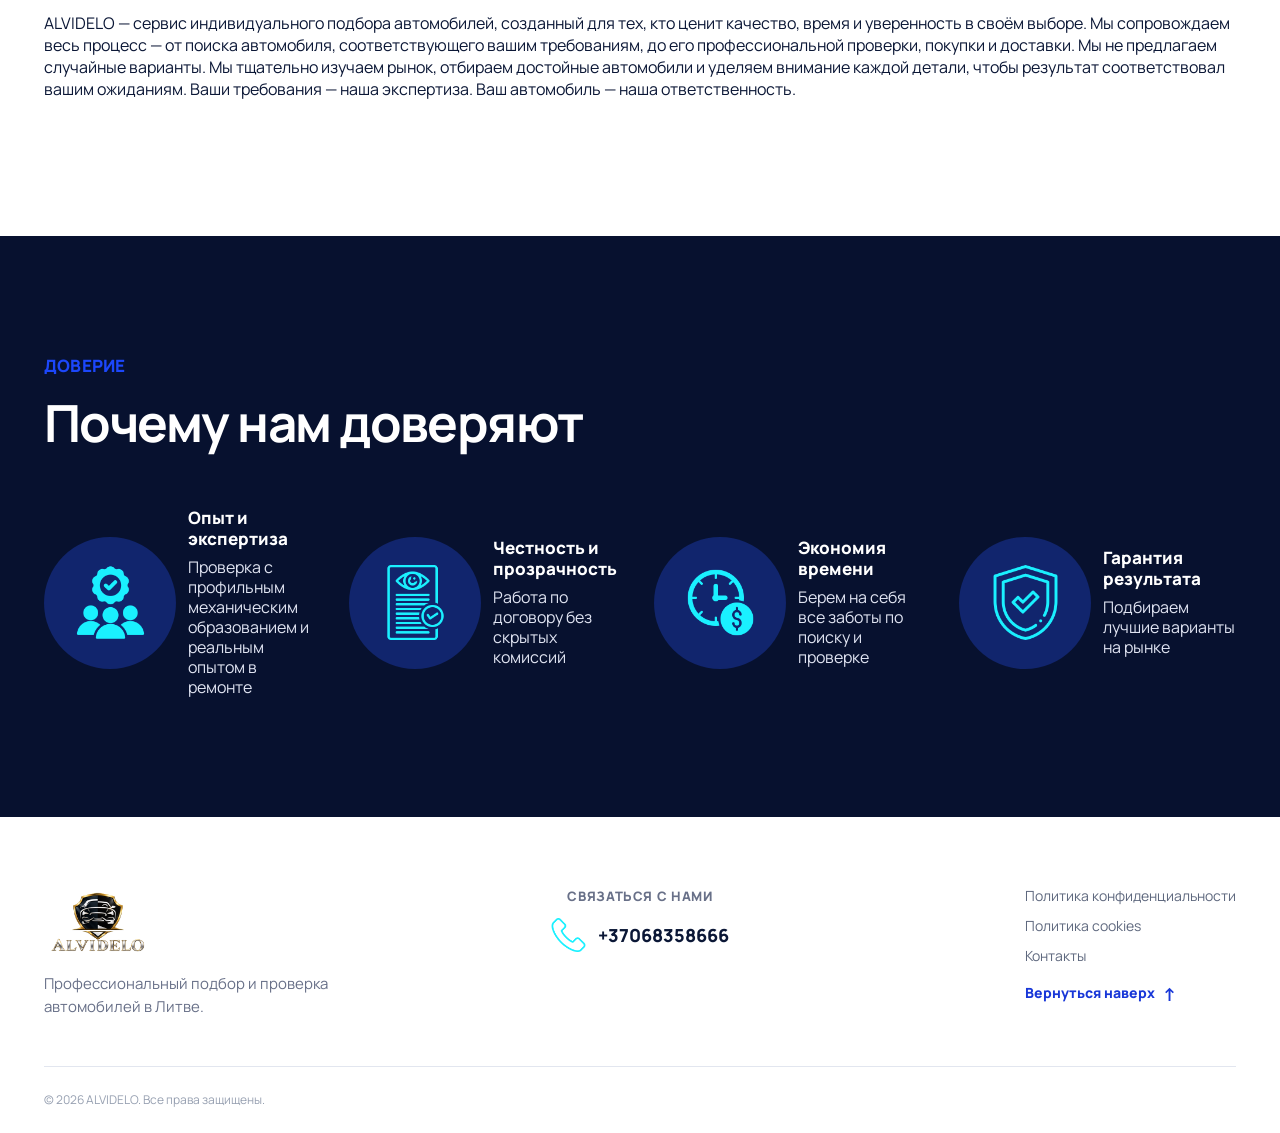
<file: ru/index.html>
<!doctype html>
<html lang="ru">

<head>
  <meta charset="UTF-8" />
  <meta name="viewport" content="width=device-width, initial-scale=1.0" />

  <meta name="verify-paysera" content="116ab84c300ea37770ee880301375d47">

  <title>ALVIDELO - подбор автомобиля под ключ</title>

  <link rel="icon" type="image/x-icon" href="../images/car maket.png" />

  <link rel="preconnect" href="https://fonts.googleapis.com" />
  <link rel="preconnect" href="https://fonts.gstatic.com" crossorigin />
  <link href="https://fonts.googleapis.com/css2?family=Manrope:wght@400;500;600;700;800&display=swap"
    rel="stylesheet" />
  <link rel="stylesheet" href="../style.css" />

  <link rel="alternate" hreflang="lt" href="../lt/index.html" />
  <link rel="alternate" hreflang="en" href="../index.html" />
</head>

<body>
  <header class="header" id="top">
    <div class="container header__inner">
      <a class="logo" href="#" aria-label="ALVIDELO">
        <img src="../images/ALVIDELO logo.png" alt="ALVIDELO logo" />
      </a>

      <nav class="nav" aria-label="Основная навигация">
        <a href="#services">Услуги</a>
        <a href="#steps">Этапы работы</a>
        <a href="#reviews">Галерея</a>
        <a href="contacts.html">Контакты</a>
        <div class="nav__languages" aria-label="Выбор языка">
          <a href="../lt/index.html">LT</a>
          <a class="nav__language--active" href="index.html" aria-current="page">RU</a>
          <a href="../index.html">EN</a>
        </div>
      </nav>

      <div class="header__right">
        <a class="phone" href="tel:+37068358666">
          <img class="phone__icon" src="../images/icons/telephone.png" />
          <span>+37068358666</span>
        </a>
        <a class="btn btn--primary header__button" href="#form">Оставить заявку</a>
        <div class="langs">
          <a href="../lt/index.html"><span>LT</span></a>
          <a href="index.html"><strong>RU</strong></a>
          <a href="../index.html"><span>EN</span></a>
        </div>
      </div>

      <button class="burger" type="button" aria-label="Открыть меню" aria-expanded="false">
        <span></span><span></span><span></span>
      </button>
    </div>
  </header>

  <main>
    <section class="hero">
      <div class="container hero__inner">
        <div class="hero__content">
          <p class="eyebrow">ПОДБОР АВТОМОБИЛЯ ПОД КЛЮЧ</p>

          <h1>
            НАЙДЕМ ИДЕАЛЬНЫЙ<br />
            АВТОМОБИЛЬ <span>ДЛЯ ВАС</span>
          </h1>

          <p class="hero__description">
            Подберем лучший вариант, проверим и<br class="desktop-only" />
            доставим автомобиль под ключ
          </p>

          <div class="advantages">
            <div class="advantage">
              <div class="advantage__icon advantage__icon--cyan">
                <img class="advantage__image" src="../images/icons/save-money.png" alt="" aria-hidden="true" />
              </div>
              <div>
                <h3>ЭКОНОМИЯ<br />ДО 20%</h3>
                <p>на рынке</p>
              </div>
            </div>

            <div class="advantage">
              <div class="advantage__icon advantage__icon--purple">
                <span>✓</span>
              </div>
              <div>
                <h3>ГАРАНТИЯ<br />ЧЕСТНОСТИ</h3>
                <p>полная прозрачность на<br />всех этапах</p>
              </div>
            </div>
          </div>

          <div class="hero__actions">
            <a class="btn btn--primary" href="#form">Оставить заявку</a>
            <a class="btn btn--outline" href="#reviews">Посмотреть примеры авто</a>
          </div>
        </div>

        <div class="hero__visual">
          <div class="glow glow--one"></div>
          <div class="glow glow--two"></div>
          <div class="car-card">
            <img src="../images/car%20maket.png" alt="Автомобиль ALVIDELO, вид сверху" />
          </div>
        </div>
      </div>

      <div class="container">
        <div class="service-card" id="form">
          <h2>Подберите услугу под ваши параметры</h2>
          <form class="service-card__body request-form"
            data-success="Заявка подготовлена. Мы свяжемся с вами в ближайшее время.">
            <input class="form-field" type="text" name="car-brand" placeholder="Марка автомобиля" maxlength="50"
              required autocomplete="off" />
            <input class="form-field form-field--budget" type="text" name="budget" placeholder="Бюджет (€)"
              inputmode="numeric" pattern="[0-9]{1,10}" maxlength="10" required autocomplete="off" />
            <input class="form-field" type="text" name="country" placeholder="Страна, в которую доставить"
              maxlength="50" required autocomplete="country-name" />
            <button class="btn btn--primary service-card__button" type="submit">
              Подать заявку
            </button>
            <p class="form-status" role="status" aria-live="polite"></p>
          </form>
        </div>
      </div>
    </section>

    <section class="placeholder-section" id="services">
      <div class="container">
        <!-- <p class="eyebrow">УСЛУГИ</p> -->
        <h2>Подберем aвтомобиль, который отвечает вашим требованиям</h2>
      </div>
    </section>

    <section class="placeholder-section placeholder-section--light" id="steps">
      <div class="container">
        <p class="eyebrow">ЭТАПЫ РАБОТЫ</p>
        <h2>От запроса до доставки автомобиля</h2>

        <div class="work-steps">
          <article class="work-step">
            <span class="work-step__number">1</span>
            <div class="work-step__icon">
              <img src="../images/icons/contact-form.png" alt="">
            </div>
            <div class="work-step__content">
              <h3>Оставляете заявку</h3>
              <p>Расскажите, какой автомобиль вы хотите</p>
            </div>
          </article>

          <article class="work-step">
            <span class="work-step__number">2</span>
            <div class="work-step__icon">
              <img src="../images/icons/check copy.png" alt="">
            </div>
            <div class="work-step__content">
              <h3>Подбираем варианты</h3>
              <p>Ищем лучшие предложения по вашим критериям</p>
            </div>
          </article>

          <article class="work-step">
            <span class="work-step__number">3</span>
            <div class="work-step__icon">
              <img src="../images/icons/search.png" alt="">
            </div>
            <div class="work-step__content">
              <h3>Проверяем автомобиль</h3>
              <p>Проводим полный осмотр и проверку</p>
            </div>
          </article>

          <article class="work-step">
            <span class="work-step__number">4</span>
            <div class="work-step__icon">
              <img src="../images/icons/agreement.png" alt="">
            </div>
            <div class="work-step__content">
              <h3>Согласование и сделка</h3>
              <p>Согласуем с вами и выкупаем автомобиль</p>
            </div>
          </article>

          <article class="work-step">
            <span class="work-step__number">5</span>
            <div class="work-step__icon">
              <img src="../images/icons/driving-car.png" alt="">
            </div>
            <div class="work-step__content">
              <h3>Доставляем автомобиль</h3>
              <p>Передаём автомобиль в согласованном месте</p>
            </div>
          </article>
        </div>
      </div>
    </section>

    <section class="placeholder-section" id="reviews">
      <div class="container">
        <p class="eyebrow">ГАЛЕРЕЯ</p>
        <h2>Примеры подобраных автомобилей</h2>

        <div class="reviews-carousel">
          <button class="carousel-button carousel-button--prev" type="button" aria-label="Предыдущий автомобиль">
            ←
          </button>

          <div class="reviews-carousel__track">
            <article class="review-car">
              <img src="../images/bmw.jpg" alt="Пример автомобиля" />
            </article>

            <article class="review-car">
              <img src="../images/merc inside.jpg" alt="Пример автомобиля" />
            </article>

            <article class="review-car">
              <img src="../images/merc.jpg" alt="Пример автомобиля" />
            </article>

            <article class="review-car">
              <img src="../images/mits.png" alt="Пример автомобиля" />
            </article>

            <article class="review-car">
              <img src="../images/range.png" alt="Пример автомобиля" />
            </article>

            <article class="review-car">
              <img src="../images/audi.JPG" alt="Пример автомобиля" />
            </article>

            <article class="review-car">
              <img src="../images/volvo.JPG" alt="Пример автомобиля" />
            </article>

            <article class="review-car">
              <img src="../images/volk.JPG" alt="Пример автомобиля" />
            </article>
          </div>

          <button class="carousel-button carousel-button--next" type="button" aria-label="Следующий автомобиль">
            →
          </button>
        </div>
      </div>
    </section>

    <section class="placeholder-section placeholder-section--light" id="about">
      <div class="container">
        <p class="eyebrow">О КОМПАНИИ</p>
        <h2>ALVIDELO — подбор автомобиля под ключ</h2>
        <p><br>ALVIDELO — сервис индивидуального подбора автомобилей, созданный для тех, кто ценит качество,
          время и уверенность в своём выборе.
          Мы сопровождаем весь процесс — от поиска автомобиля, соответствующего вашим требованиям, до его
          профессиональной проверки, покупки и доставки.
          Мы не предлагаем случайные варианты. Мы тщательно изучаем рынок, отбираем достойные
          автомобили и уделяем внимание каждой детали, чтобы результат соответствовал вашим ожиданиям.
          Ваши требования — наша экспертиза. Ваш автомобиль — наша ответственность.</p>
      </div>
    </section>

    <section class="placeholder-section" id="trust">
      <div class="container">
        <p class="eyebrow">ДОВЕРИЕ</p>
        <h2>Почему нам доверяют</h2>

        <div class="trust-list">
          <article class="trust-item">
            <div class="trust-item__icon">
              <img src="../images/icons/customer-success.png" alt="">
            </div>
            <div>
              <h3>Опыт и экспертиза</h3>
              <p>Проверка с профильным механическим образованием и реальным опытом в ремонте</p>
            </div>
          </article>

          <article class="trust-item">
            <div class="trust-item__icon">
              <img src="../images/icons/check.png" alt="">
            </div>
            <div>
              <h3>Честность и прозрачность</h3>
              <p>Работа по договору без скрытых комиссий</p>
            </div>
          </article>

          <article class="trust-item">
            <div class="trust-item__icon">
              <img src="../images/icons/time-is-money.png" alt="">
            </div>
            <div>
              <h3>Экономия времени</h3>
              <p>Берем на себя все заботы по поиску и проверке</p>
            </div>
          </article>

          <article class="trust-item">
            <div class="trust-item__icon">
              <img src="../images/icons/shield.png" alt="">
            </div>
            <div>
              <h3>Гарантия результата</h3>
              <p>Подбираем лучшие варианты на рынке</p>
            </div>
          </article>
        </div>
      </div>
    </section>
  </main>

  <dialog class="modal" id="request-modal" aria-labelledby="modal-title">
    <div class="modal__inner">
      <form method="dialog">
        <button class="modal__close" aria-label="Close">×</button>
      </form>

      <h2 class="modal__title" id="modal-title">Расскажите нам больше о себе</h2>
      <p class="modal__subtitle">Пожалуйста, добавьте ещё пару деталей.</p>

      <form class="modal__form modal-form"
        data-sending="Отправляем…"
        data-success="Спасибо! Мы свяжемся с вами в ближайшее время."
        data-error="Что-то пошло не так. Попробуйте ещё раз или позвоните нам.">

        <input type="hidden" name="access_key" value="bbf1415c-7fd0-40e6-ac77-4c024abf80ea">
        <input type="hidden" name="subject" value="New car request — ALVIDELO">
        <input type="hidden" name="from_name" value="ALVIDELO website">
        <input type="hidden" name="language" value="ru">
        <input type="checkbox" name="botcheck" hidden tabindex="-1" autocomplete="off">
        <div class="modal__grid">
          <label class="modal__field">
            <span class="modal__label">Марка автомобиля</span>
            <input class="form-field" type="text" name="car-brand" maxlength="50" required autocomplete="off" />
          </label>

          <label class="modal__field">
            <span class="modal__label">Бюджет (€)</span>
            <input class="form-field form-field--budget" type="text" name="budget" inputmode="numeric"
              pattern="[0-9]{1,10}" maxlength="10" required autocomplete="off" />
          </label>

          <label class="modal__field">
            <span class="modal__label">Страна, в которую доставить</span>
            <input class="form-field" type="text" name="country" maxlength="50" required autocomplete="country-name" />
          </label>

          <label class="modal__field">
            <span class="modal__label">Ваше имя</span>
            <input class="form-field" type="text" name="name" maxlength="60" required autocomplete="name" />
          </label>

          <label class="modal__field">
            <span class="modal__label">Телефон</span>
            <input class="form-field" type="tel" name="phone" inputmode="tel" pattern="[0-9 +\-]{6,20}" maxlength="20"
              required autocomplete="tel" />
          </label>

          <label class="modal__field">
            <span class="modal__label">Email</span>
            <input class="form-field" type="email" name="email" maxlength="100" required autocomplete="email" />
          </label>
        </div>

        <button class="btn btn--primary modal__submit" type="submit">Подать заявку</button>
        <p class="form-status modal__status" role="status" aria-live="polite"></p>
      </form>
    </div>
  </dialog>

  <footer class="footer">
    <div class="container">
      <div class="footer__top">
        <div class="footer__brand">
          <a class="footer__logo" href="#top" aria-label="ALVIDELO — наверх страницы">
            <img src="../images/ALVIDELO logo.png" alt="Логотип ALVIDELO" />
          </a>
          <p>Профессиональный подбор и проверка автомобилей в Литве.</p>
        </div>

        <div class="footer__contacts">
          <p class="footer__label">Связаться с нами</p>
          <a class="phone footer__phone" href="tel:+37068358666">
            <img class="phone__icon" src="../images/icons/telephone.png" alt="" />
            <span>+37068358666</span>
          </a>
        </div>

        <nav class="footer__links" aria-label="Правовая информация">
          <a href="../documents/Privatumo politika alvidelo.docx" download>Политика конфиденциальности</a>
          <a href="../documents/Slapuku politika alvidelo.docx" download>Политика cookies</a>
          <a href="contacts.html">Контакты</a>
          <a class="footer__to-top" href="#top">Вернуться наверх <span aria-hidden="true">↑</span></a>
        </nav>
      </div>

      <div class="footer__bottom">
        <small>© 2026 ALVIDELO. Все права защищены.</small>
      </div>
    </div>
  </footer>

  <script>
    const burger = document.querySelector(".burger");
    const nav = document.querySelector(".nav");

    burger?.addEventListener("click", () => {
      nav.classList.toggle("nav--open");
      burger.classList.toggle("burger--open");
      burger.setAttribute("aria-expanded", nav.classList.contains("nav--open"));
    });


    const carousel = document.querySelector('.reviews-carousel__track');
    const prevButton = document.querySelector('.carousel-button--prev');
    const nextButton = document.querySelector('.carousel-button--next');

    nextButton?.addEventListener('click', () => {
      carousel.scrollBy({ left: carousel.clientWidth * 0.8, behavior: 'smooth' });
    });

    prevButton?.addEventListener('click', () => {
      carousel.scrollBy({ left: -carousel.clientWidth * 0.8, behavior: 'smooth' });
    });

    document.querySelectorAll('.form-field--budget').forEach((field) => {
      field.addEventListener('input', () => {
        field.value = field.value.replace(/\D/g, '').slice(0, 10);
      });
    });
  </script>

  <script src="../form.js"></script>
  <script src="../animations.js"></script>
</body>

</html>
</file>
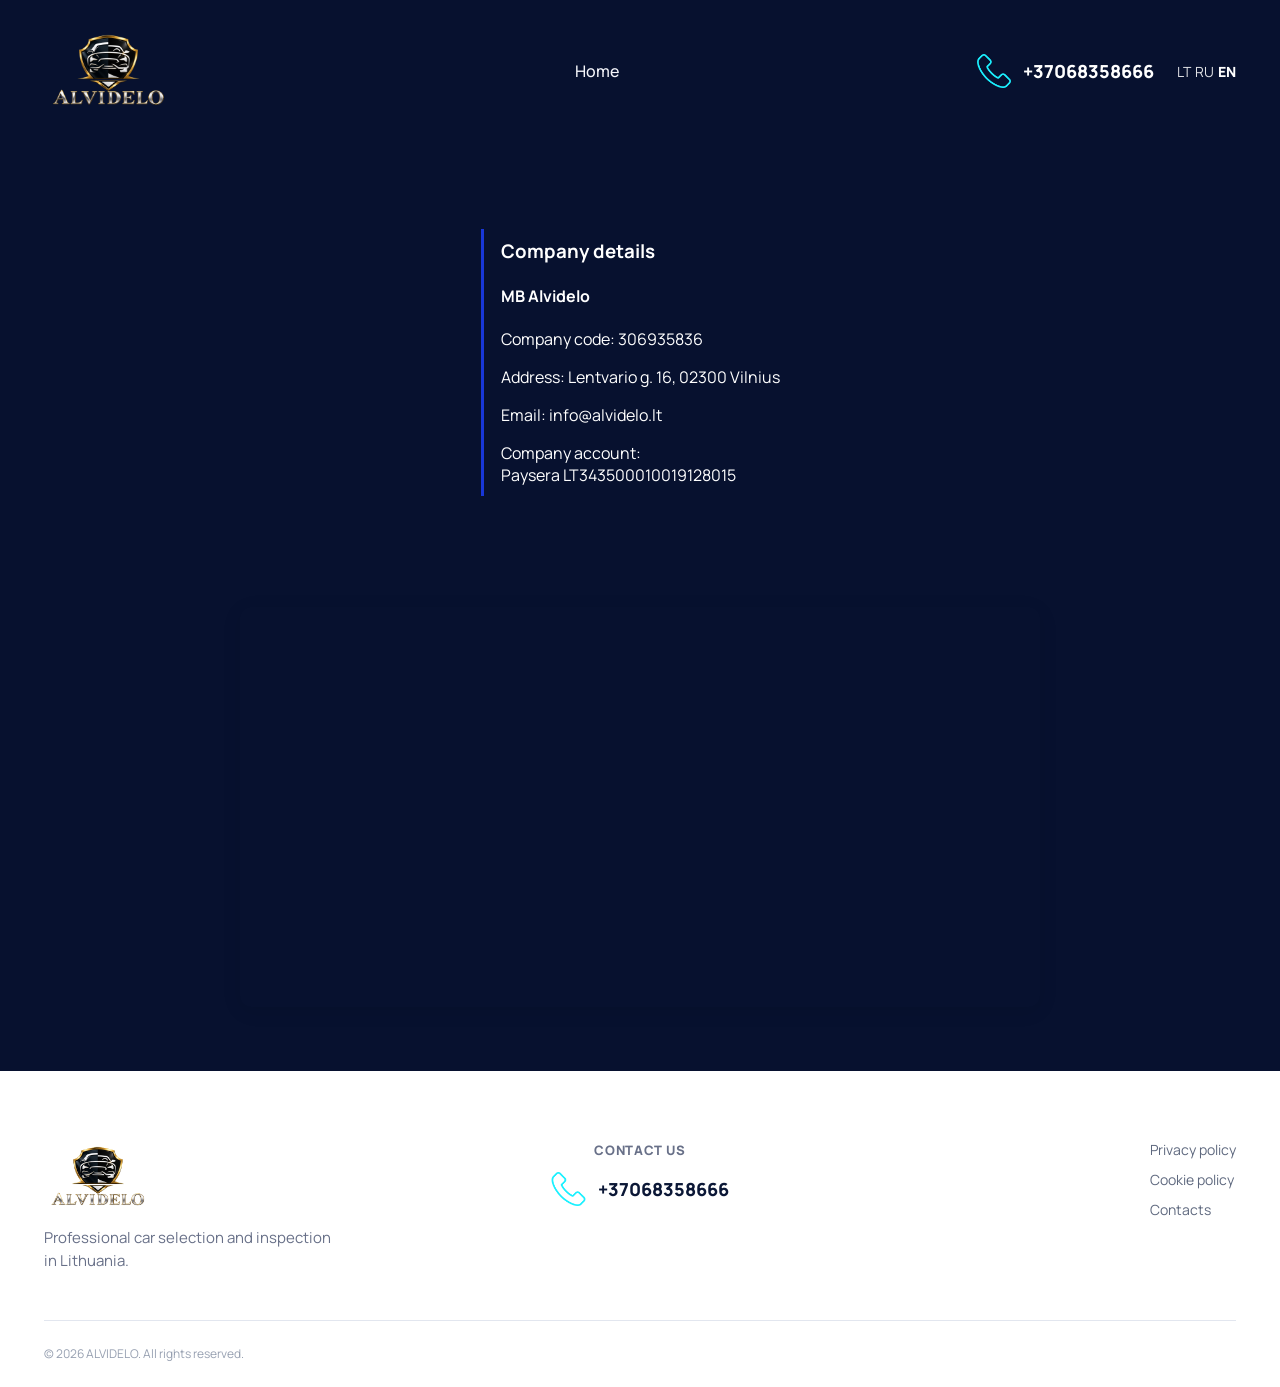
<file: contacts.html>
<!doctype html>
<html lang="en">

<head>
    <meta charset="UTF-8" />
    <meta name="viewport" content="width=device-width, initial-scale=1.0" />

    <meta name="verify-paysera" content="116ab84c300ea37770ee880301375d47">

    <title>ALVIDELO - bespoke car selection</title>

    <link rel="icon" type="image/x-icon" href="images/car maket.png" />

    <link rel="preconnect" href="https://fonts.googleapis.com" />
    <link rel="preconnect" href="https://fonts.gstatic.com" crossorigin />
    <link href="https://fonts.googleapis.com/css2?family=Manrope:wght@400;500;600;700;800&display=swap"
        rel="stylesheet" />
    <link rel="stylesheet" href="style.css" />

    <link rel="alternate" hreflang="lt" href="lt/index.html" />
    <link rel="alternate" hreflang="ru" href="ru/index.html" />
</head>

<body>
    <header class="header" id="top">
        <div class="container header__inner">
            <a class="logo" href="index.html" aria-label="ALVIDELO">
                <img src="images/ALVIDELO logo.png" alt="ALVIDELO logo" />
            </a>

            <nav class="nav" aria-label="Основная навигация">
                <a href="index.html">Home</a>
                <div class="nav__languages" aria-label="Language selector">
                    <a href="lt/contacts.html">LT</a>
                    <a href="ru/contacts.html">RU</a>
                    <a class="nav__language--active" href="contacts.html" aria-current="page">EN</a>
                </div>
            </nav>

            <div class="header__right">
                <a class="phone" href="tel:+37068358666">
                    <img class="phone__icon" src="images/icons/telephone.png" />
                    <span>+37068358666</span>
                </a>
                <!-- <a class="btn btn--primary header__button" href="#form">Submit a request</a> -->
                <div class="langs">
                    <a href="lt/contacts.html"><span>LT</span></a>
                    <a href="ru/contacts.html"><span>RU</span></a>
                    <a href="contacts.html"><strong>EN</strong></a>
                </div>
            </div>

            <button class="burger" type="button" aria-label="Open menu" aria-expanded="false">
                <span></span><span></span><span></span>
            </button>
        </div>
    </header>

    <main>
        <section class="company-details-container">
            <div class="section-line"></div>
            <div class="company-details">
                <h3>Company details</h3>
                <h4>MB Alvidelo</h4>
                <p>Company code: 306935836</p>
                <p>Address: Lentvario g. 16, 02300 Vilnius</p>
                <a href="mailto:info@alvidelo.lt">
                    <p>Email: info@alvidelo.lt</p>
                </a>
                <p>Company account: <br>Paysera LT343500010019128015</p>
            </div>
        </section>

        <div class="map-container">
            <iframe
                src="https://www.google.com/maps/embed?pb=!1m18!1m12!1m3!1d2308.811752889647!2d25.143280162044444!3d54.64253290732683!2m3!1f0!2f0!3f0!3m2!1i1024!2i768!4f13.1!3m3!1m2!1s0x46dd932c10382d7b%3A0xec48eadea58f753f!2sLentvario%20g.%2016%2C%20Vilnius%2C%2002300%20Vilniaus%20m.%20sav.!5e0!3m2!1sen!2slt!4v1794682940172!5m2!1sen!2slt"
                width="600" height="450" style="border:0;" allowfullscreen="" loading="lazy"
                referrerpolicy="strict-origin-when-cross-origin"></iframe>
        </div>
    </main>

    <footer class="footer">
        <div class="container">
            <div class="footer__top">
                <div class="footer__brand">
                    <a class="footer__logo" href="#top" aria-label="ALVIDELO — back to top">
                        <img src="images/ALVIDELO logo.png" alt="ALVIDELO logo" />
                    </a>
                    <p>Professional car selection and inspection in Lithuania.</p>
                </div>

                <div class="footer__contacts">
                    <p class="footer__label">Contact us</p>
                    <a class="phone footer__phone" href="tel:+37068358666">
                        <img class="phone__icon" src="images/icons/telephone.png" alt="" />
                        <span>+37068358666</span>
                    </a>
                </div>

                <nav class="footer__links" aria-label="Legal information">
                    <a href="documents/Privatumo politika alvidelo.docx" download>Privacy policy</a>
                    <a href="documents/Slapuku politika alvidelo.docx" download>Cookie policy</a>
                    <a href="contacts.html">Contacts</a>
                </nav>
            </div>

            <div class="footer__bottom">
                <small>© 2026 ALVIDELO. All rights reserved.</small>
            </div>
        </div>
    </footer>

    <script>
        const burger = document.querySelector(".burger");
        const nav = document.querySelector(".nav");

        burger?.addEventListener("click", () => {
            nav.classList.toggle("nav--open");
            burger.classList.toggle("burger--open");
            burger.setAttribute("aria-expanded", nav.classList.contains("nav--open"));
        });

        document.querySelectorAll('.form-field--budget').forEach((field) => {
            field.addEventListener('input', () => {
                field.value = field.value.replace(/\D/g, '').slice(0, 10);
            });
        });

        document.querySelectorAll('.request-form').forEach((form) => {
            form.addEventListener('submit', (event) => {
                event.preventDefault();
                form.querySelector('.form-status').textContent = form.dataset.success;
            });
        });
    </script>

    <script src="animations.js"></script>
</body>

</html>
</file>
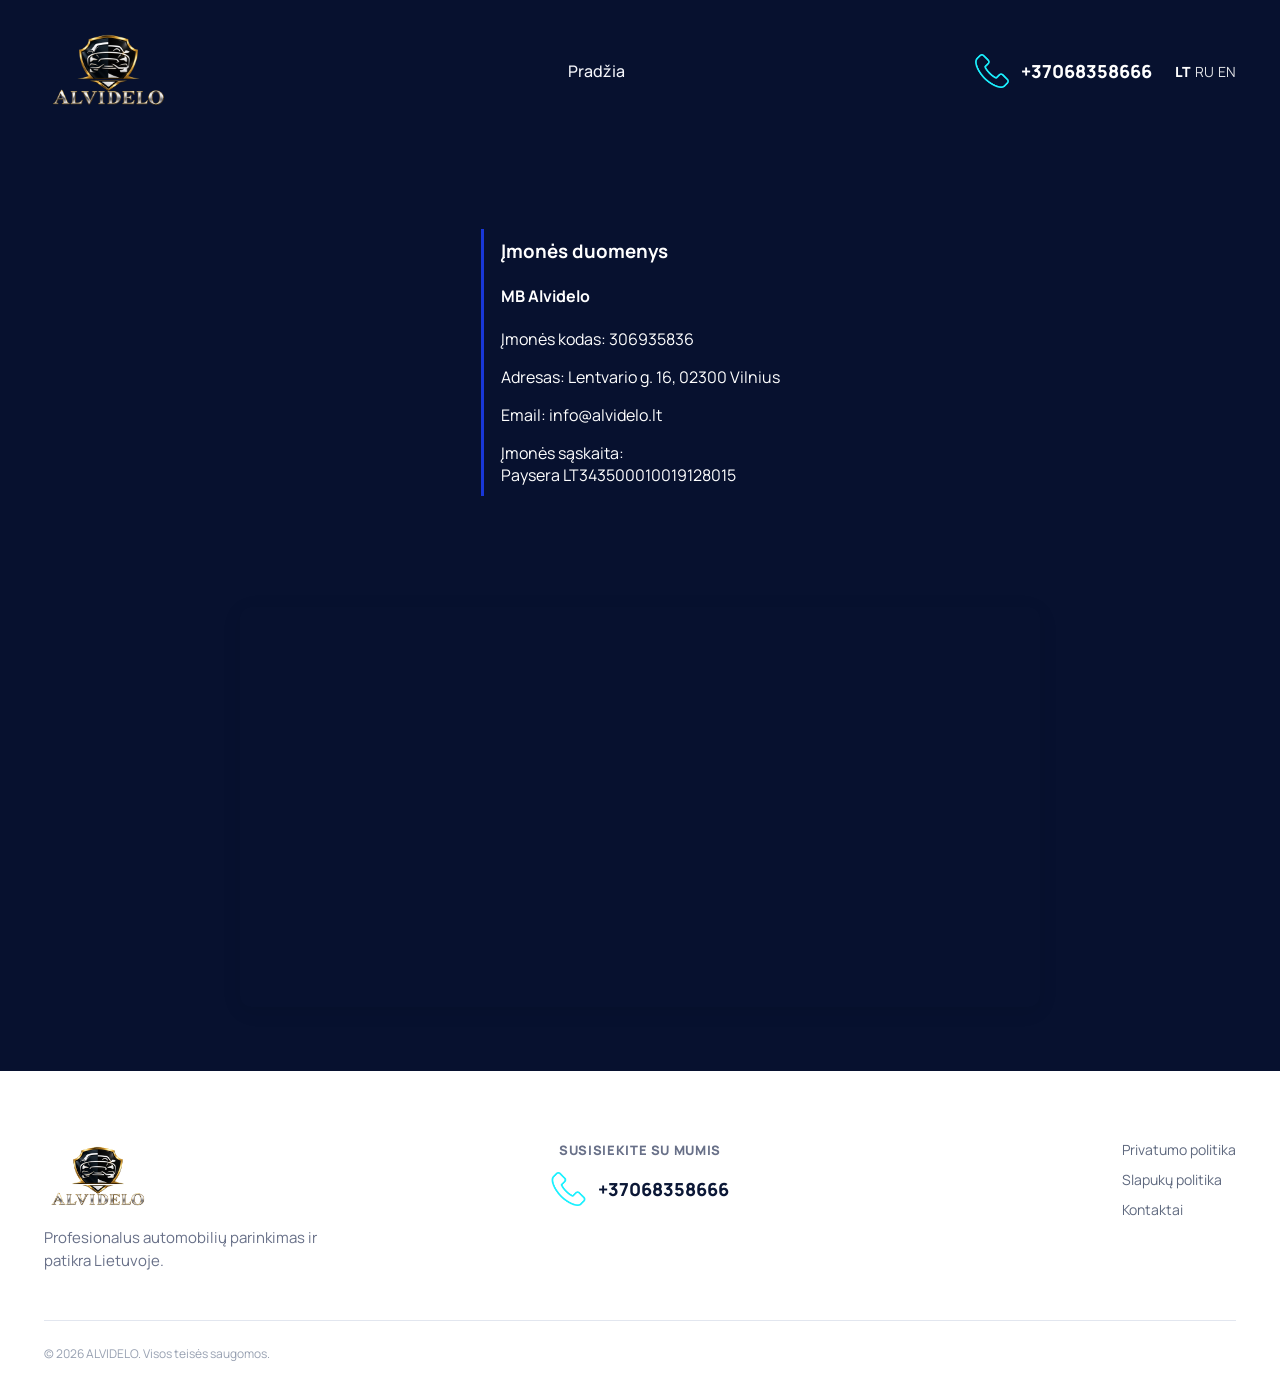
<file: lt/contacts.html>
<!doctype html>
<html lang="lt">

<head>
  <meta charset="UTF-8" />
  <meta name="viewport" content="width=device-width, initial-scale=1.0" />

  <meta name="verify-paysera" content="116ab84c300ea37770ee880301375d47">

  <title>ALVIDELO - individualus automobilio parinkimas</title>

  <link rel="icon" type="image/x-icon" href="../images/car maket.png" />

  <link rel="preconnect" href="https://fonts.googleapis.com" />
  <link rel="preconnect" href="https://fonts.gstatic.com" crossorigin />
  <link href="https://fonts.googleapis.com/css2?family=Manrope:wght@400;500;600;700;800&display=swap"
    rel="stylesheet" />
  <link rel="stylesheet" href="../style.css" />

  <link rel="alternate" hreflang="ru" href="../ru/index.html" />
  <link rel="alternate" hreflang="en" href="../index.html" />
</head>

<body>
  <header class="header" id="top">
    <div class="container header__inner">
      <a class="logo" href="index.html" aria-label="ALVIDELO">
        <img src="../images/ALVIDELO logo.png" alt="ALVIDELO logo" />
      </a>

      <nav class="nav" aria-label="Основная навигация">
        <a href="index.html">Pradžia</a>
        <div class="nav__languages" aria-label="Kalbos pasirinkimas">
          <a class="nav__language--active" href="contacts.html" aria-current="page">LT</a>
          <a href="../ru/contacts.html">RU</a>
          <a href="../contacts.html">EN</a>
        </div>
      </nav>

      <div class="header__right">
        <a class="phone" href="tel:+37068358666">
          <img class="phone__icon" src="../images/icons/telephone.png" />
          <span>+37068358666</span>
        </a>
        <div class="langs">
          <a href="contacts.html"><strong>LT</strong></a>
          <a href="../ru/contacts.html"><span>RU</span></a>
          <a href="../contacts.html"><span>EN</span></a>
        </div>
      </div>

      <button class="burger" type="button" aria-label="Atidaryti meniu" aria-expanded="false">
        <span></span><span></span><span></span>
      </button>
    </div>
  </header>

  <main>
    <section class="company-details-container">
      <div class="section-line"></div>
      <div class="company-details">
        <h3>Įmonės duomenys</h3>
        <h4>MB Alvidelo</h4>
        <p>Įmonės kodas: 306935836</p>
        <p>Adresas: Lentvario g. 16, 02300 Vilnius</p>
        <a href="mailto:info@alvidelo.lt">
          <p>Email: info@alvidelo.lt</p>
        </a>
        <p>Įmonės sąskaita: <br>Paysera LT343500010019128015</p>
      </div>
    </section>

    <div class="map-container">
      <iframe
        src="https://www.google.com/maps/embed?pb=!1m18!1m12!1m3!1d2308.811752889647!2d25.143280162044444!3d54.64253290732683!2m3!1f0!2f0!3f0!3m2!1i1024!2i768!4f13.1!3m3!1m2!1s0x46dd932c10382d7b%3A0xec48eadea58f753f!2sLentvario%20g.%2016%2C%20Vilnius%2C%2002300%20Vilniaus%20m.%20sav.!5e0!3m2!1sen!2slt!4v1794682940172!5m2!1sen!2slt"
        width="600" height="450" style="border:0;" allowfullscreen="" loading="lazy"
        referrerpolicy="strict-origin-when-cross-origin"></iframe>
    </div>
  </main>

  <footer class="footer">
    <div class="container">
      <div class="footer__top">
        <div class="footer__brand">
          <a class="footer__logo" href="#top" aria-label="ALVIDELO — grįžti į puslapio viršų">
            <img src="../images/ALVIDELO logo.png" alt="ALVIDELO logotipas" />
          </a>
          <p>Profesionalus automobilių parinkimas ir patikra Lietuvoje.</p>
        </div>

        <div class="footer__contacts">
          <p class="footer__label">Susisiekite su mumis</p>
          <a class="phone footer__phone" href="tel:+37068358666">
            <img class="phone__icon" src="../images/icons/telephone.png" alt="" />
            <span>+37068358666</span>
          </a>
        </div>

        <nav class="footer__links" aria-label="Teisinė informacija">
          <a href="../documents/Privatumo politika alvidelo.docx" download>Privatumo politika</a>
          <a href="../documents/Slapuku politika alvidelo.docx" download>Slapukų politika</a>
          <a href="contacts.html">Kontaktai</a>
        </nav>
      </div>

      <div class="footer__bottom">
        <small>© 2026 ALVIDELO. Visos teisės saugomos.</small>
      </div>
    </div>
  </footer>

  <script>
    const burger = document.querySelector(".burger");
    const nav = document.querySelector(".nav");

    burger?.addEventListener("click", () => {
      nav.classList.toggle("nav--open");
      burger.classList.toggle("burger--open");
      burger.setAttribute("aria-expanded", nav.classList.contains("nav--open"));
    });


    const carousel = document.querySelector('.reviews-carousel__track');
    const prevButton = document.querySelector('.carousel-button--prev');
    const nextButton = document.querySelector('.carousel-button--next');

    nextButton?.addEventListener('click', () => {
      carousel.scrollBy({ left: carousel.clientWidth * 0.8, behavior: 'smooth' });
    });

    prevButton?.addEventListener('click', () => {
      carousel.scrollBy({ left: -carousel.clientWidth * 0.8, behavior: 'smooth' });
    });

    document.querySelectorAll('.form-field--budget').forEach((field) => {
      field.addEventListener('input', () => {
        field.value = field.value.replace(/\D/g, '').slice(0, 10);
      });
    });

    document.querySelectorAll('.request-form').forEach((form) => {
      form.addEventListener('submit', (event) => {
        event.preventDefault();
        form.querySelector('.form-status').textContent = form.dataset.success;
      });
    });
  </script>

  <script src="../animations.js"></script>
</body>

</html>
</file>
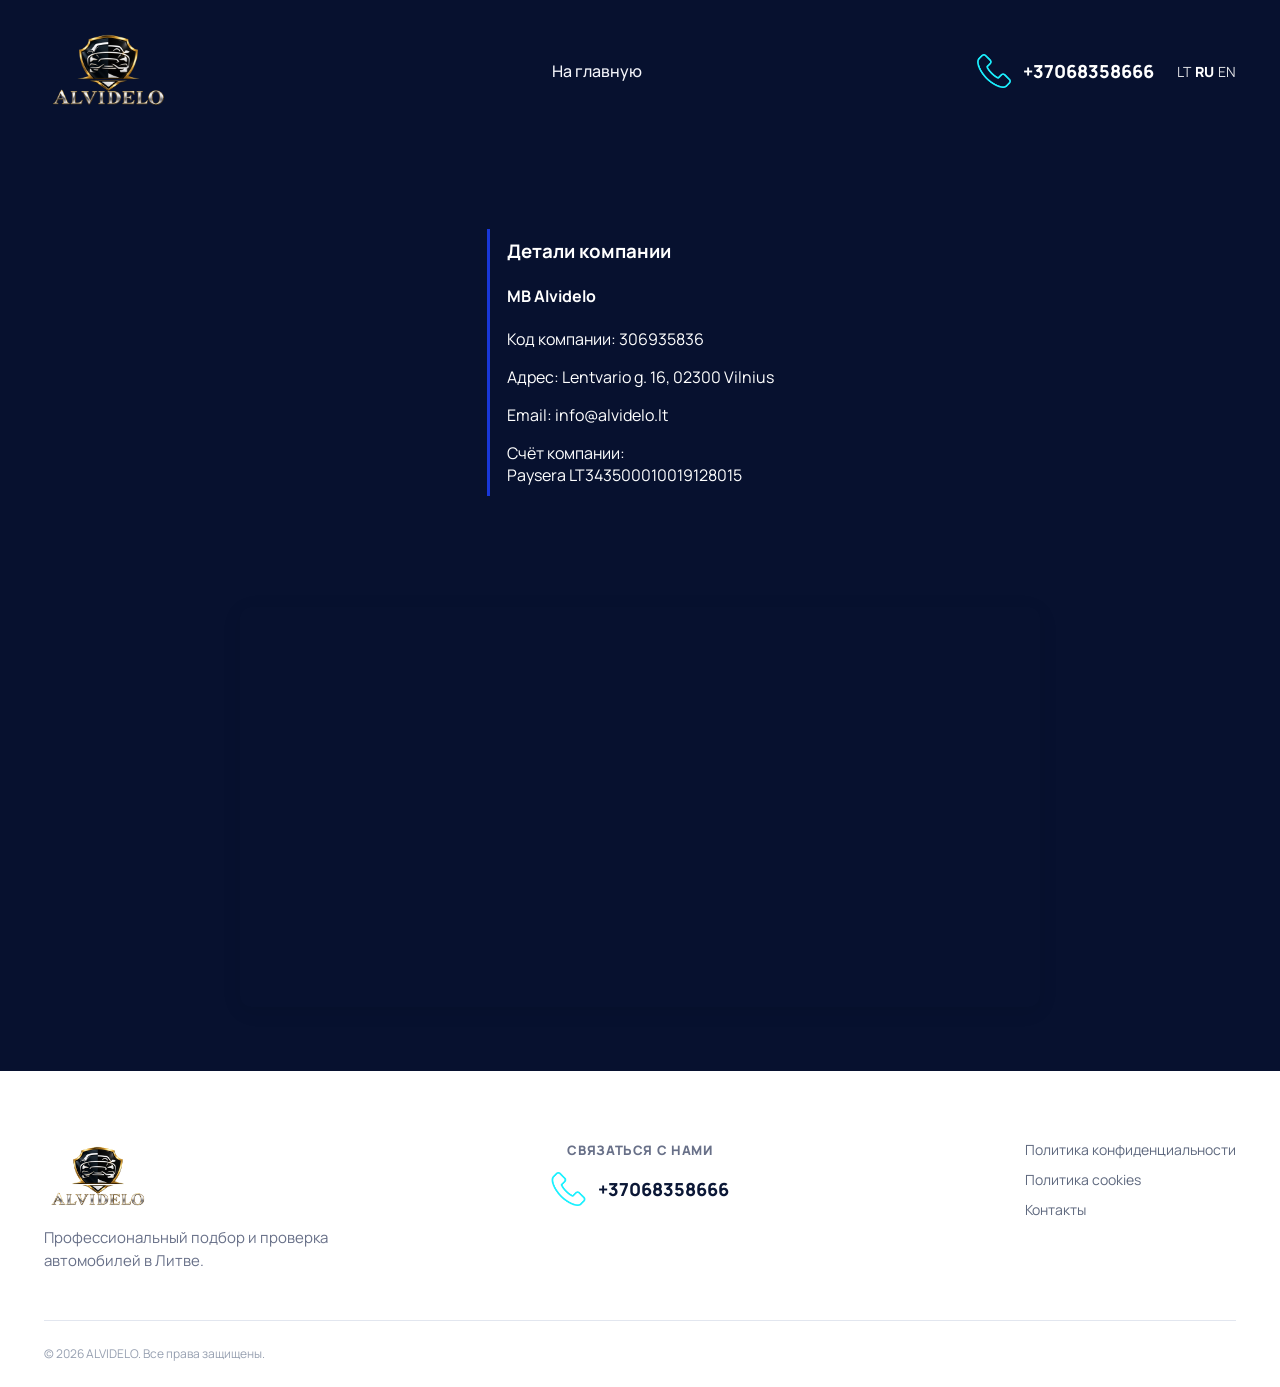
<file: ru/contacts.html>
<!doctype html>
<html lang="ru">

<head>
    <meta charset="UTF-8" />
    <meta name="viewport" content="width=device-width, initial-scale=1.0" />

    <meta name="verify-paysera" content="116ab84c300ea37770ee880301375d47">

    <title>ALVIDELO - подбор автомобиля под ключ</title>

    <link rel="icon" type="image/x-icon" href="../images/car maket.png" />

    <link rel="preconnect" href="https://fonts.googleapis.com" />
    <link rel="preconnect" href="https://fonts.gstatic.com" crossorigin />
    <link href="https://fonts.googleapis.com/css2?family=Manrope:wght@400;500;600;700;800&display=swap"
        rel="stylesheet" />
    <link rel="stylesheet" href="../style.css" />

    <link rel="alternate" hreflang="lt" href="../lt/index.html" />
    <link rel="alternate" hreflang="en" href="../index.html" />
</head>

<body>
    <header class="header" id="top">
        <div class="container header__inner">
            <a class="logo" href="index.html" aria-label="ALVIDELO">
                <img src="../images/ALVIDELO logo.png" alt="ALVIDELO logo" />
            </a>

            <nav class="nav" aria-label="Основная навигация">
                <a href="index.html">На главную</a>
                <div class="nav__languages" aria-label="Выбор языка">
                    <a href="../lt/contacts.html">LT</a>
                    <a class="nav__language--active" href="contacts.html" aria-current="page">RU</a>
                    <a href="../contacts.html">EN</a>
                </div>
            </nav>

            <div class="header__right">
                <a class="phone" href="tel:+37068358666">
                    <img class="phone__icon" src="../images/icons/telephone.png" />
                    <span>+37068358666</span>
                </a>
                <!-- <a class="btn btn--primary header__button" href="#form">Submit a request</a> -->
                <div class="langs">
                    <a href="../lt/contacts.html"><span>LT</span></a>
                    <a href="contacts.html"><strong>RU</strong></a>
                    <a href="../contacts.html"><span>EN</span></a>
                </div>
            </div>

            <button class="burger" type="button" aria-label="Open menu" aria-expanded="false">
                <span></span><span></span><span></span>
            </button>
        </div>
    </header>

    <main>
        <section class="company-details-container">
            <div class="section-line"></div>
            <div class="company-details">
                <h3>Детали компании</h3>
                <h4>MB Alvidelo</h4>
                <p>Код компании: 306935836</p>
                <p>Адрес: Lentvario g. 16, 02300 Vilnius</p>
                <a href="mailto:info@alvidelo.lt">
                    <p>Email: info@alvidelo.lt</p>
                </a>
                <p>Счёт компании: <br>Paysera LT343500010019128015</p>
            </div>
        </section>

        <div class="map-container">
            <iframe
                src="https://www.google.com/maps/embed?pb=!1m18!1m12!1m3!1d2308.811752889647!2d25.143280162044444!3d54.64253290732683!2m3!1f0!2f0!3f0!3m2!1i1024!2i768!4f13.1!3m3!1m2!1s0x46dd932c10382d7b%3A0xec48eadea58f753f!2sLentvario%20g.%2016%2C%20Vilnius%2C%2002300%20Vilniaus%20m.%20sav.!5e0!3m2!1sen!2slt!4v1794682940172!5m2!1sen!2slt"
                width="600" height="450" style="border:0;" allowfullscreen="" loading="lazy"
                referrerpolicy="strict-origin-when-cross-origin"></iframe>
        </div>
    </main>

    <footer class="footer">
        <div class="container">
            <div class="footer__top">
                <div class="footer__brand">
                    <a class="footer__logo" href="#top" aria-label="ALVIDELO — наверх страницы">
                        <img src="../images/ALVIDELO logo.png" alt="Логотип ALVIDELO" />
                    </a>
                    <p>Профессиональный подбор и проверка автомобилей в Литве.</p>
                </div>

                <div class="footer__contacts">
                    <p class="footer__label">Связаться с нами</p>
                    <a class="phone footer__phone" href="tel:+37068358666">
                        <img class="phone__icon" src="../images/icons/telephone.png" alt="" />
                        <span>+37068358666</span>
                    </a>
                </div>

                <nav class="footer__links" aria-label="Правовая информация">
                    <a href="../documents/Privatumo politika alvidelo.docx" download>Политика конфиденциальности</a>
                    <a href="../documents/Slapuku politika alvidelo.docx" download>Политика cookies</a>
                    <a href="contacts.html">Контакты</a>
                </nav>
            </div>

            <div class="footer__bottom">
                <small>© 2026 ALVIDELO. Все права защищены.</small>
            </div>
        </div>
    </footer>

    <script>
        const burger = document.querySelector(".burger");
        const nav = document.querySelector(".nav");

        burger?.addEventListener("click", () => {
            nav.classList.toggle("nav--open");
            burger.classList.toggle("burger--open");
            burger.setAttribute("aria-expanded", nav.classList.contains("nav--open"));
        });

        document.querySelectorAll('.form-field--budget').forEach((field) => {
            field.addEventListener('input', () => {
                field.value = field.value.replace(/\D/g, '').slice(0, 10);
            });
        });

        document.querySelectorAll('.request-form').forEach((form) => {
            form.addEventListener('submit', (event) => {
                event.preventDefault();
                form.querySelector('.form-status').textContent = form.dataset.success;
            });
        });
    </script>

    <script src="../animations.js"></script>
</body>

</html>
</file>
<file: style.css>
:root {
  --bg: #07112f;
  --bg-deep: #050d28;
  --blue: #1837d8;
  --blue-bright: #2448ff;
  --text: #ffffff;
  --muted: #aeb6ca;
  --line: rgba(255,255,255,.18);
  --card: #ffffff;
  --ink: #0b1736;
  --radius: 22px;
}

* {
  box-sizing: border-box;
}

html {
  scroll-behavior: smooth;
}

body {
  margin: 0;
  font-family: "Manrope", Arial, sans-serif;
  color: var(--text);
  background: var(--bg);
}

a {
  color: inherit;
  text-decoration: none;
}

button,
a {
  font-family: inherit;
  -webkit-tap-highlight-color: transparent;
}

.container {
  width: min(1336px, calc(100% - 88px));
  margin: 0 auto;
}

.header {
  position: relative;
  z-index: 20;
  padding: 28px 0 0;
}

.header__inner {
  display: flex;
  align-items: center;
  min-height: 86px;
  gap: 28px;
}

.logo {
  width: 145px;
  min-width: 145px;
  height: 86px;
  display: flex;
  align-items: center;
}

.logo img {
  width: 100%;
  height: 100%;
  object-fit: contain;
  object-position: left center;
}

.logo__car {
  position: absolute;
  bottom: 7px;
  font-size: 9px;
  font-weight: 800;
  letter-spacing: .12em;
  color: #f6f4ed;
}

.logo__text {
  font-family: Georgia, "Times New Roman", serif;
  font-size: 19px;
  font-weight: 700;
  letter-spacing: .03em;
  color: #efe2b4;
}

.nav {
  display: flex;
  align-items: center;
  justify-content: center;
  gap: clamp(24px, 2.6vw, 44px);
  margin-left: 28px;
  flex: 1;
}

.nav a {
  font-size: 16px;
  font-weight: 500;
  color: #f5f6fb;
  white-space: nowrap;
  transition: opacity .2s ease;
}

.nav a:hover {
  opacity: .72;
}

.nav__languages {
  display: none;
}

.header__right {
  display: flex;
  align-items: center;
  gap: 18px;
}

.phone {
  display: flex;
  align-items: center;
  gap: 12px;
  font-size: 18px;
  font-weight: 800;
  white-space: nowrap;
}

.phone__icon {
  width: 34px;
  height: 34px;
  object-fit: contain;

  filter: brightness(0) saturate(100%) invert(82%) sepia(44%)
    saturate(3532%) hue-rotate(146deg) brightness(105%) contrast(104%);
}

.langs {
  display: flex;
  gap: 4px;
  font-size: 14px;
  margin-left: 5px;
}

.langs span {
  opacity: .88;
}

.langs strong {
  font-weight: 800;
}

.btn {
  display: inline-flex;
  align-items: center;
  justify-content: center;
  min-height: 66px;
  padding: 0 32px;
  border-radius: 20px;
  border: 1px solid transparent;
  font-size: 16px;
  font-weight: 800;
  white-space: nowrap;
  transition:
    transform .2s ease,
    background .2s ease,
    border-color .2s ease;
}

.btn:hover {
  transform: translateY(-2px);
}

.btn--primary {
  background: var(--blue);
  color: #fff;
}

.btn--primary:hover {
  background: var(--blue-bright);
}

.btn--outline {
  color: #fff;
  background: transparent;
  border-color: rgba(255,255,255,.9);
}

.btn--outline:hover {
  background: rgba(255,255,255,.07);
}

.header__button {
  min-height: 66px;
  min-width: 197px;
}

.hero {
  position: relative;
  overflow: hidden;
  margin-top: -5px;
  padding: 98px 0 0;
  background:
    radial-gradient(circle at 70% 47%, rgba(24,55,216,.11), transparent 25%),
    var(--bg);
}

.hero__inner {
  min-height: 662px;
  display: grid;
  grid-template-columns: 48% 52%;
  align-items: center;
  position: relative;
}

.hero__content {
  position: relative;
  z-index: 4;
  padding-bottom: 102px;
}

.eyebrow {
  margin: 0 0 20px;
  color: #1c47fb;
  font-size: 17px;
  line-height: 1.2;
  font-weight: 800;
  letter-spacing: .01em;
}

.hero h1 {
  max-width: 705px;
  margin: 0;
  font-size: clamp(46px, 4.25vw, 65px);
  line-height: .98;
  letter-spacing: -.035em;
  font-weight: 800;
}

.hero h1 span {
  color: #2448ff;
}

.hero__description {
  margin: 18px 0 0;
  font-size: 18px;
  line-height: 1.3;
  color: #f4f6fb;
}

.advantages {
  display: flex;
  gap: 58px;
  margin-top: 64px;
}

.advantage {
  display: flex;
  align-items: flex-start;
  gap: 15px;
}

.advantage__icon {
  width: 50px;
  height: 56px;
  flex: 0 0 50px;
  display: grid;
  place-items: center;
  border-radius: 14px;
  border: 1px solid currentColor;
  font-size: 27px;
  font-weight: 800;
  background: rgba(24,55,216,.08);
}

.advantage__image {
  width: 34px;
  height: 34px;
  object-fit: contain;

  filter: brightness(0) saturate(100%) invert(82%) sepia(44%)
    saturate(3532%) hue-rotate(146deg) brightness(105%) contrast(104%);
}

.advantage__icon--cyan {
  color: #16d4ff;
}

.advantage__icon--purple {
  color: #844dff;
}

.advantage h3 {
  margin: 0;
  font-size: 18px;
  line-height: 1.03;
  font-weight: 800;
}

.advantage p {
  margin: 10px 0 0;
  font-size: 15px;
  line-height: 1.3;
  color: #a8b0c5;
}

.hero__actions {
  display: flex;
  gap: 40px;
  margin-top: 55px;
}

.hero__actions .btn {
  min-width: 198px;
}

.hero__actions .btn--outline {
  min-width: 278px;
}

.hero__visual {
  position: relative;
  height: 650px;
  display: flex;
  align-items: center;
  justify-content: center;
  transform: translate(2%, -2%);
}

.car-card {
  position: relative;
  width: min(760px, 56vw);
  /* aspect-ratio: 1.47; */
  border-radius: 50%;
  transform: rotate(29deg);
  overflow: visible;
  filter: drop-shadow(0 20px 28px rgba(0, 0, 0, .34));
}

.car-card::before {
  content: "";
  position: absolute;
  inset: 10% 5%;
  background: radial-gradient(circle, rgba(42,93,255,.45), transparent 68%);
  filter: blur(28px);
  z-index: -1;
}

.car-card img {
  width: 100%;
  height: 100%;
  display: block;
  object-fit: contain;
  mix-blend-mode: normal;
  opacity: 1;
}

/* .car-card img {
  width: 100%;
  height: 100%;
  display: block;
  object-fit: cover;
  border-radius: 34% 66% 43% 57% / 39% 38% 62% 61%;
  mix-blend-mode: screen;
  opacity: .88;
  box-shadow: 0 0 70px rgba(28,71,255,.22);
} */

.glow {
  position: absolute;
  border-radius: 50%;
  filter: blur(40px);
  pointer-events: none;
}

.glow--one {
  width: 230px;
  height: 230px;
  right: 26%;
  top: 28%;
  background: rgba(38,93,255,.2);
}

.glow--two {
  width: 170px;
  height: 170px;
  right: 2%;
  bottom: 20%;
  background: rgba(49,75,255,.17);
}

.service-card {
  position: relative;
  z-index: 8;
  margin-top: -16px;
  min-height: 192px;
  padding: 22px 36px 34px;
  border-radius: 30px 30px 0 0;
  background: #fff;
  color: var(--ink);
  box-shadow: 0 -2px 0 rgba(0,0,0,.04);
}

.service-card h2 {
  margin: 0;
  font-size: 17px;
  font-weight: 800;
}

.service-card__body {
  display: grid;
  grid-template-columns: 1fr 1fr 1fr 180px;
  gap: 15px;
  margin-top: 28px;
}

.form-field {
  height: 52px;
  width: 100%;
  padding: 0 18px;
  border: 1px solid #e0e5ef;
  border-radius: 13px;
  color: #6b7489;
  background: #f8f9fc;
  font-size: 14px;
  font-family: inherit;
  outline: none;
  transition: border-color .2s ease, box-shadow .2s ease, background .2s ease;
}

.form-field::placeholder {
  color: #6b7489;
  opacity: 1;
}

.form-field:hover {
  border-color: #aab7d4;
}

.form-field:focus {
  border-color: var(--blue);
  background: #fff;
  box-shadow: 0 0 0 3px rgba(24, 55, 216, .12);
}

.form-field:invalid:not(:placeholder-shown) {
  border-color: #d83b54;
}

.form-status {
  grid-column: 1 / -1;
  min-height: 1.2em;
  margin: -5px 0 0;
  color: #1837d8;
  font-size: 14px;
  font-weight: 600;
}

.footer {
  padding: 70px 0 24px;
  background: #fff;
  color: var(--ink);
}

.footer__top {
  position: relative;
  display: flex;
  flex-wrap: wrap;
  align-items: flex-start;
  gap: 42px clamp(28px, 5vw, 76px);
  padding-bottom: 48px;
  justify-content: space-between;
}

.footer__logo {
  display: block;
  width: 150px;
  height: 72px;
}

.footer__logo img {
  width: 100%;
  height: 100%;
  object-fit: contain;
  object-position: left center;
}

.footer__brand p {
  max-width: 290px;
  margin: 14px 0 0;
  color: #687088;
  font-size: 15px;
  line-height: 1.5;
}

.footer__label {
  margin: 0 0 13px;
  color: #687088;
  font-size: 13px;
  font-weight: 800;
  letter-spacing: .05em;
  text-align: center;
  text-transform: uppercase;
}

.footer__contacts {
  display: flex;
  position: absolute;
  top: 0;
  left: 50%;
  width: max-content;
  flex-direction: column;
  align-items: center;
  min-width: 0;
  transform: translateX(-50%);
}

.footer__phone {
  color: var(--ink);
}

.footer__links {
  display: flex;
  flex-direction: column;
  align-items: flex-start;
  gap: 11px;
}

.footer__links a {
  color: #5e687e;
  font-size: 14px;
  line-height: 1.35;
  transition: color .2s ease;
}

.footer__links a:hover {
  color: var(--blue);
}

.footer__links .footer__to-top {
  display: inline-flex;
  align-items: center;
  gap: 8px;
  margin-top: 5px;
  color: var(--blue);
  font-weight: 800;
}

.footer__to-top span {
  font-size: 18px;
  transition: transform .2s ease;
}

.footer__to-top:hover span {
  transform: translateY(-3px);
}

.footer__bottom {
  padding-top: 20px;
  border-top: 1px solid #e2e6ef;
}

.footer__bottom small {
  color: #97a0b1;
  font-size: 12px;
}

@media (max-width: 1000px) {
  .footer__top {
    gap: 38px 28px;
  }

  .footer__brand {
    flex-basis: calc(50% - 14px);
  }

  .footer__contacts {
    position: static;
    width: auto;
    flex: 1 1 calc(50% - 14px);
    transform: none;
  }

  .footer__links {
    flex: 1 0 100%;
    flex-direction: row;
    flex-wrap: wrap;
    justify-content: center;
    gap: 12px 24px;
  }

  .footer__links .footer__to-top {
    margin-top: 0;
  }
}

@media (max-width: 540px) {
  .footer {
    padding: 54px 0 20px;
  }

  .footer__top {
    flex-direction: column;
    align-items: center;
    gap: 30px;
    padding-bottom: 34px;
  }

  .footer__brand {
    flex-basis: auto;
    text-align: center;
  }

  .footer__contacts,
  .footer__links {
    flex-basis: auto;
  }

  .footer__links {
    flex-direction: column;
    align-items: center;
    gap: 11px;
  }

  .footer__logo {
    margin: auto;
    width: 132px;
    height: auto;
  }
}

.service-card__button {
  min-height: 52px;
  border-radius: 13px;
}

.placeholder-section {
  padding: 120px 0;
  background: var(--bg);
}

.placeholder-section--light {
  background: #fff;
  color: var(--ink);
}

.placeholder-section h2 {
  max-width: 800px;
  margin: 0;
  font-size: clamp(38px, 4vw, 58px);
  line-height: 1.05;
  letter-spacing: -.03em;
}

.burger {
  display: none;
  width: 44px;
  height: 44px;
  margin-left: auto;
  border: 0;
  background: transparent;
  cursor: pointer;
}

.burger span {
  display: block;
  width: 22px;
  height: 2px;
  margin: 5px auto;
  background: #fff;
  transition: transform .2s ease;
}

.desktop-only {
  display: inline;
}

.work-section {
  overflow: hidden;
  padding: 110px 0 125px;
  background: #fff;
  color: #0b1736;
}

.work-section__heading {
  text-align: center;
}

.work-section__heading .eyebrow {
  margin-bottom: 12px;
}

.work-section h2 {
  margin: 0;
  font-size: clamp(34px, 3vw, 48px);
  line-height: 1.1;
  letter-spacing: -.03em;
}

.work-section__progress {
  display: flex;
  justify-content: center;
  align-items: center;
  gap: 10px;
  margin-top: 18px;
}

.work-section__progress::before,
.work-section__progress::after {
  content: "";
  width: 28px;
  height: 2px;
  background: #1837d8;
}

.work-section__progress span {
  width: 10px;
  height: 10px;
  border-radius: 50%;
  background: #1837d8;
}

.work-steps {
  position: relative;
  display: grid;
  grid-template-columns: repeat(5, minmax(0, 1fr));
  gap: 20px;
  margin-top: 70px;
}

.work-steps::before {
  content: "";
  position: absolute;
  top: 66px;
  right: 8%;
  left: 8%;
  height: 2px;
  background: repeating-linear-gradient(
    to right,
    #d4dbf5 0 9px,
    transparent 9px 25px
  );
}

.work-step {
  position: relative;
  z-index: 1;
  text-align: center;
}

.work-step__number {
  position: absolute;
  top: -14px;
  left: 6%;
  display: grid;
  width: 44px;
  height: 44px;
  place-items: center;
  border-radius: 50%;
  background: #2448ff;
  color: #fff;
  font-size: 18px;
  font-weight: 800;
}

.work-step__icon {
  display: grid;
  width: 132px;
  height: 132px;
  margin: 0 auto;
  place-items: center;
  border-radius: 50%;
  background: #dfe4ff;
}

.work-step__icon img {
  width: 66px;
  height: 66px;
  
  fill: none;
  stroke: #2448ff;
  stroke-linecap: round;
  stroke-linejoin: round;
  stroke-width: 2.5;
}

.work-step__content {
  max-width: 210px;
  margin: 20px auto 0;
}

.work-step h3 {
  margin: 0;
  font-size: 17px;
  line-height: 1.2;
  font-weight: 800;
}

.work-step p {
  margin: 8px 0 0;
  color: #687088;
  font-size: 15px;
  line-height: 1.35;
}

@media (max-width: 980px) {
  .work-steps {
    grid-template-columns: repeat(2, minmax(0, 1fr));
    gap: 48px 30px;
  }

  .work-steps::before {
    display: none;
  }
}

@media (max-width: 640px) {
  .work-section {
    padding: 76px 0;
  }

  .work-steps {
    display: flex;
    flex-direction: column;
    gap: 26px;
    margin-top: 50px;
  }

  .work-step {
    display: grid;
    grid-template-columns: 92px 1fr;
    gap: 16px;
    text-align: left;
  }

  .work-step__number {
    top: -6px;
    left: 0;
    width: 34px;
    height: 34px;
    font-size: 15px;
  }

  .work-step__icon {
    width: 82px;
    height: 82px;
  }

  .work-step__icon img {
    width: 42px;
    height: 42px;
  }

  .work-step__content {
    max-width: none;
    margin: 16px 0 0;
  }
}

.reviews-carousel {
  position: relative;
  margin-top: 52px;
}

.reviews-carousel__track {
  display: flex;
  gap: 20px;
  overflow-x: auto;
  scroll-behavior: smooth;
  scroll-snap-type: x mandatory;
  scrollbar-width: none;
}

.reviews-carousel__track::-webkit-scrollbar {
  display: none;
}

.review-car {
  flex: 0 0 calc((100% - 60px) / 4);
  overflow: hidden;
  aspect-ratio: 0.82;
  border-radius: 20px;
  scroll-snap-align: start;
  background: #11204a;
}

.review-car img {
  width: 100%;
  height: 100%;
  display: block;
  object-fit: cover;
  transition: transform .35s ease;
}

.review-car:hover img {
  transform: scale(1.06);
}

.carousel-button {
  position: absolute;
  z-index: 2;
  top: 50%;
  display: grid;
  width: 48px;
  height: 48px;
  place-items: center;
  border: 1px solid rgba(255, 255, 255, .6);
  border-radius: 50%;
  background: #07112f;
  color: #fff;
  font-size: 25px;
  cursor: pointer;
  transform: translateY(-50%);
  transition: background .2s ease, transform .2s ease;
}

.carousel-button:hover {
  background: #2448ff;
  transform: translateY(-50%) scale(1.06);
}

.carousel-button--prev {
  left: -24px;
}

.carousel-button--next {
  right: -24px;
}

.trust-list {
  display: grid;
  grid-template-columns: repeat(4, minmax(0, 1fr));
  gap: 28px;
  margin-top: 58px;
}

.trust-item {
  display: grid;
  grid-template-columns: 132px minmax(0, 1fr);
  align-items: center;
  gap: 12px;
}

.trust-item__icon {
  display: grid;
  width: 132px;
  height: 132px;
  place-items: center;
  border-radius: 50%;
  background: #11256d;
}

.trust-item__icon img {
  width: 75px;
  height: 75px;
  filter: brightness(0) saturate(100%) invert(82%) sepia(44%) saturate(3532%) hue-rotate(146deg) brightness(105%) contrast(104%);
}

.trust-item:nth-child(2) svg,
.trust-item:nth-child(3) svg {
  stroke: #16c8ff;
}

.trust-item h3 {
  margin: 0;
  font-size: 17px;
  line-height: 1.2;
  font-weight: 800;
}

.trust-item p {
  margin: 8px 0 0;
  color: #e0e4f2;
  font-size: 16px;
  line-height: 1.25;
}

@media (max-width: 1180px) {
  .trust-list {
    grid-template-columns: repeat(2, minmax(0, 1fr));
    gap: 32px;
  }
}

@media (max-width: 640px) {
  .trust-list {
    grid-template-columns: 1fr;
    margin-top: 38px;
  }

  .trust-item {
    grid-template-columns: 94px minmax(0, 1fr);
  }

  .trust-item__icon {
    width: 94px;
    height: 94px;
  }

  .trust-item__icon img {
    width: 54px;
    height: 54px;
  }
}

@media (max-width: 980px) {
  .review-car {
    flex-basis: calc((100% - 20px) / 2);
  }

  .carousel-button--prev {
    left: -14px;
  }

  .carousel-button--next {
    right: -14px;
  }
}

@media (max-width: 640px) {
  .reviews-carousel {
    margin-top: 34px;
  }

  .review-car {
    flex-basis: 86%;
  }

  .carousel-button {
    display: none;
  }
}

@media (max-width: 1260px) {
  .container {
    width: min(100% - 54px, 1100px);
  }

  .nav {
    gap: 18px;
    margin-left: 10px;
  }

  .nav a {
    font-size: 14px;
  }

  .phone {
    font-size: 15px;
  }

  .header__button {
    min-width: 165px;
    padding: 0 22px;
  }

  .hero__inner {
    grid-template-columns: 51% 49%;
  }

  .hero h1 {
    font-size: clamp(42px, 4vw, 57px);
  }

  .advantages {
    gap: 30px;
  }

  .hero__actions {
    gap: 18px;
  }
}

@media (max-width: 980px) {
  .container {
    width: min(100% - 36px, 720px);
  }

  .header {
    padding-top: 18px;
  }

  .header__inner {
    min-height: 70px;
  }

  .nav,
  .header__right {
    display: none;
  }

  .burger {
    display: block;
  }

  .nav--open {
    display: flex;
    position: absolute;
    left: 18px;
    right: 18px;
    top: 78px;
    margin: 0;
    padding: 22px;
    flex-direction: column;
    align-items: stretch;
    gap: 0;
    border: 1px solid rgba(255,255,255,.12);
    border-radius: 18px;
    background: #091536;
    box-shadow: 0 18px 40px rgba(0,0,0,.24);
  }

  .nav--open a {
    padding: 13px 0;
    font-size: 16px;
  }

  .nav--open .nav__languages {
    display: flex;
    gap: 10px;
    margin-top: 14px;
    padding-top: 18px;
    border-top: 1px solid rgba(255,255,255,.16);
  }

  .nav--open .nav__languages a {
    flex: 1;
    padding: 10px 0;
    border: 1px solid rgba(255,255,255,.28);
    border-radius: 10px;
    color: #fff;
    font-size: 14px;
    font-weight: 800;
    line-height: 1;
    text-align: center;
  }

  .nav--open .nav__languages a:hover,
  .nav--open .nav__languages .nav__language--active {
    border-color: #2448ff;
    background: #2448ff;
    opacity: 1;
  }

  .hero {
    padding-top: 46px;
  }

  .hero__inner {
    min-height: auto;
    display: flex;
    flex-direction: column;
    align-items: stretch;
  }

  .hero__content {
    padding-bottom: 0;
  }

  .hero__visual {
    height: 420px;
    margin-top: 8px;
    transform: none;
  }

  .car-card {
    width: min(680px, 92vw);
  }

  .service-card {
    margin-top: -2px;
  }

  .service-card__body {
    grid-template-columns: 1fr 1fr;
  }
}

@media (max-width: 768px) {
  .car-card {
    aspect-ratio: 1.47;
  }
}

@media (max-width: 640px) {
  .container {
    width: min(100% - 28px, 520px);
  }

  .logo {
    width: 118px;
    flex-basis: 118px;
  }

  .logo__mark {
    width: 56px;
    height: 44px;
  }

  .logo__text {
    font-size: 16px;
  }

  .hero {
    padding-top: 34px;
  }

  .eyebrow {
    font-size: 13px;
    margin-bottom: 16px;
  }

  .hero h1 {
    font-size: clamp(39px, 11vw, 52px);
    line-height: 1.02;
  }

  .hero__description {
    font-size: 16px;
  }

  .desktop-only {
    display: none;
  }

  .advantages {
    flex-direction: column;
    gap: 23px;
    margin-top: 42px;
  }

  .hero__actions {
    flex-direction: column;
    gap: 12px;
    margin-top: 36px;
  }

  .hero__actions .btn,
  .hero__actions .btn--outline {
    min-width: 0;
    width: 100%;
  }

  .hero__visual {
    height: 330px;
    margin-top: 18px;
  }

  .car-card {
    width: 112vw;
    max-width: 650px;
  }

  .service-card {
    padding: 22px 18px 24px;
    border-radius: 22px 22px 0 0;
  }

  .service-card__body {
    grid-template-columns: 1fr;
  }

  .service-card h2 {
    font-size: 16px;
  }

  .placeholder-section {
    padding: 84px 0;
  }
}

.map-container {
  width: 100%;
  max-width: 800px;  /* Limits maximum width on large monitors */
  margin: 2rem auto; /* Centers the map container with vertical spacing */
  margin-bottom: 4rem;
  overflow: hidden;
  border-radius: 12px; /* Smooth rounded corners for a modern UI */
  box-shadow: 0 4px 20px rgba(0, 0, 0, 0.08); /* Soft drop shadow */
}

.map-container iframe {
  width: 100%;       /* Makes the map scale with browser width */
  height: 400px;     /* Fixed uniform height across screens */
  display: block;    /* Removes inline white space gaps */
}

.company-details-container {
  width: max-content;
  margin: 80px auto;
  padding: 25px 60px;
  border-radius: 24px;

  position: relative;
}

.company-details-container .section-line {
  position: absolute;
  left: 40px;
  top: 35px;

  width: 3px;
  height: 80%;
  background-color: var(--blue);
}

/* Анимации включаются только после загрузки JavaScript */
.motion-ready .reveal {
  opacity: 0;
  transform: translateY(28px);
  transition:
    opacity 0.65s ease,
    transform 0.65s cubic-bezier(.22, 1, .36, 1);
  will-change: opacity, transform;
}

.motion-ready .reveal--header {
  transform: translateY(-18px);
}

.motion-ready .reveal--hero {
  transition-delay: 0.1s;
}

.motion-ready .reveal--visible {
  opacity: 1;
  transform: translate3d(0, 0, 0);
}

@media (prefers-reduced-motion: reduce) {
  .motion-ready .reveal,
  .motion-ready .reveal--header {
    opacity: 1;
    transform: none;
    transition: none;
  }
}

/* ===== Modal (<dialog>) ===== */
body:has(dialog[open]) {
  overflow: hidden;
}

.modal {
  width: calc(100% - 40px);
  max-width: 680px;
  max-height: calc(100dvh - 40px);
  margin: auto;
  padding: 0;
  border: 0;
  border-radius: 26px;
  background: #fff;
  color: var(--ink);
  box-shadow: 0 30px 80px rgba(0, 0, 0, 0.4);
  overflow-y: auto;
  overscroll-behavior: contain;
}

.modal[open] {
  animation: modal-in 0.25s cubic-bezier(.22, 1, .36, 1);
}

.modal::backdrop {
  background: rgba(5, 13, 40, 0.72);
  backdrop-filter: blur(4px);
}

@keyframes modal-in {
  from { opacity: 0; transform: translateY(16px) scale(0.98); }
  to   { opacity: 1; transform: none; }
}

.modal__inner {
  position: relative;
  padding: 36px;
}

.modal__close {
  position: absolute;
  top: 14px;
  right: 14px;
  width: 40px;
  height: 40px;
  border: 0;
  border-radius: 50%;
  background: #f1f3f9;
  color: var(--ink);
  font-size: 26px;
  line-height: 1;
  cursor: pointer;
  transition: background 0.2s ease;
}

.modal__close:hover {
  background: #e0e5ef;
}

.modal__title {
  margin: 0 40px 8px 0;
  font-size: clamp(22px, 3vw, 28px);
  line-height: 1.15;
  font-weight: 800;
  letter-spacing: -0.02em;
}

.modal__subtitle {
  margin: 0 0 24px;
  color: #687088;
  font-size: 15px;
  line-height: 1.4;
}

.modal__grid {
  display: grid;
  grid-template-columns: 1fr 1fr;
  gap: 16px;
}

.modal__field {
  display: flex;
  flex-direction: column;
  gap: 6px;
  min-width: 0;
}

.modal__label {
  font-size: 13px;
  font-weight: 700;
  color: #4a5470;
}

.modal .form-field {
  font-size: 16px; /* iOS не зумит страницу при фокусе */
  color: var(--ink);
}

.modal__submit {
  width: 100%;
  margin-top: 24px;
  min-height: 56px;
  border-radius: 14px;
  cursor: pointer;
}

.modal__status {
  margin-top: 12px;
  text-align: center;
}

/* Мобильные: «шторка» снизу, одна колонка */
@media (max-width: 640px) {
  .modal {
    width: 100%;
    max-width: none;
    max-height: 92dvh;
    margin: auto 0 0;
    border-radius: 24px 24px 0 0;
  }

  .modal__inner {
    padding: 28px 18px 22px;
  }

  .modal__grid {
    grid-template-columns: 1fr;
    gap: 14px;
  }
}

@media (prefers-reduced-motion: reduce) {
  .modal[open] {
    animation: none;
  }
}
</file>
